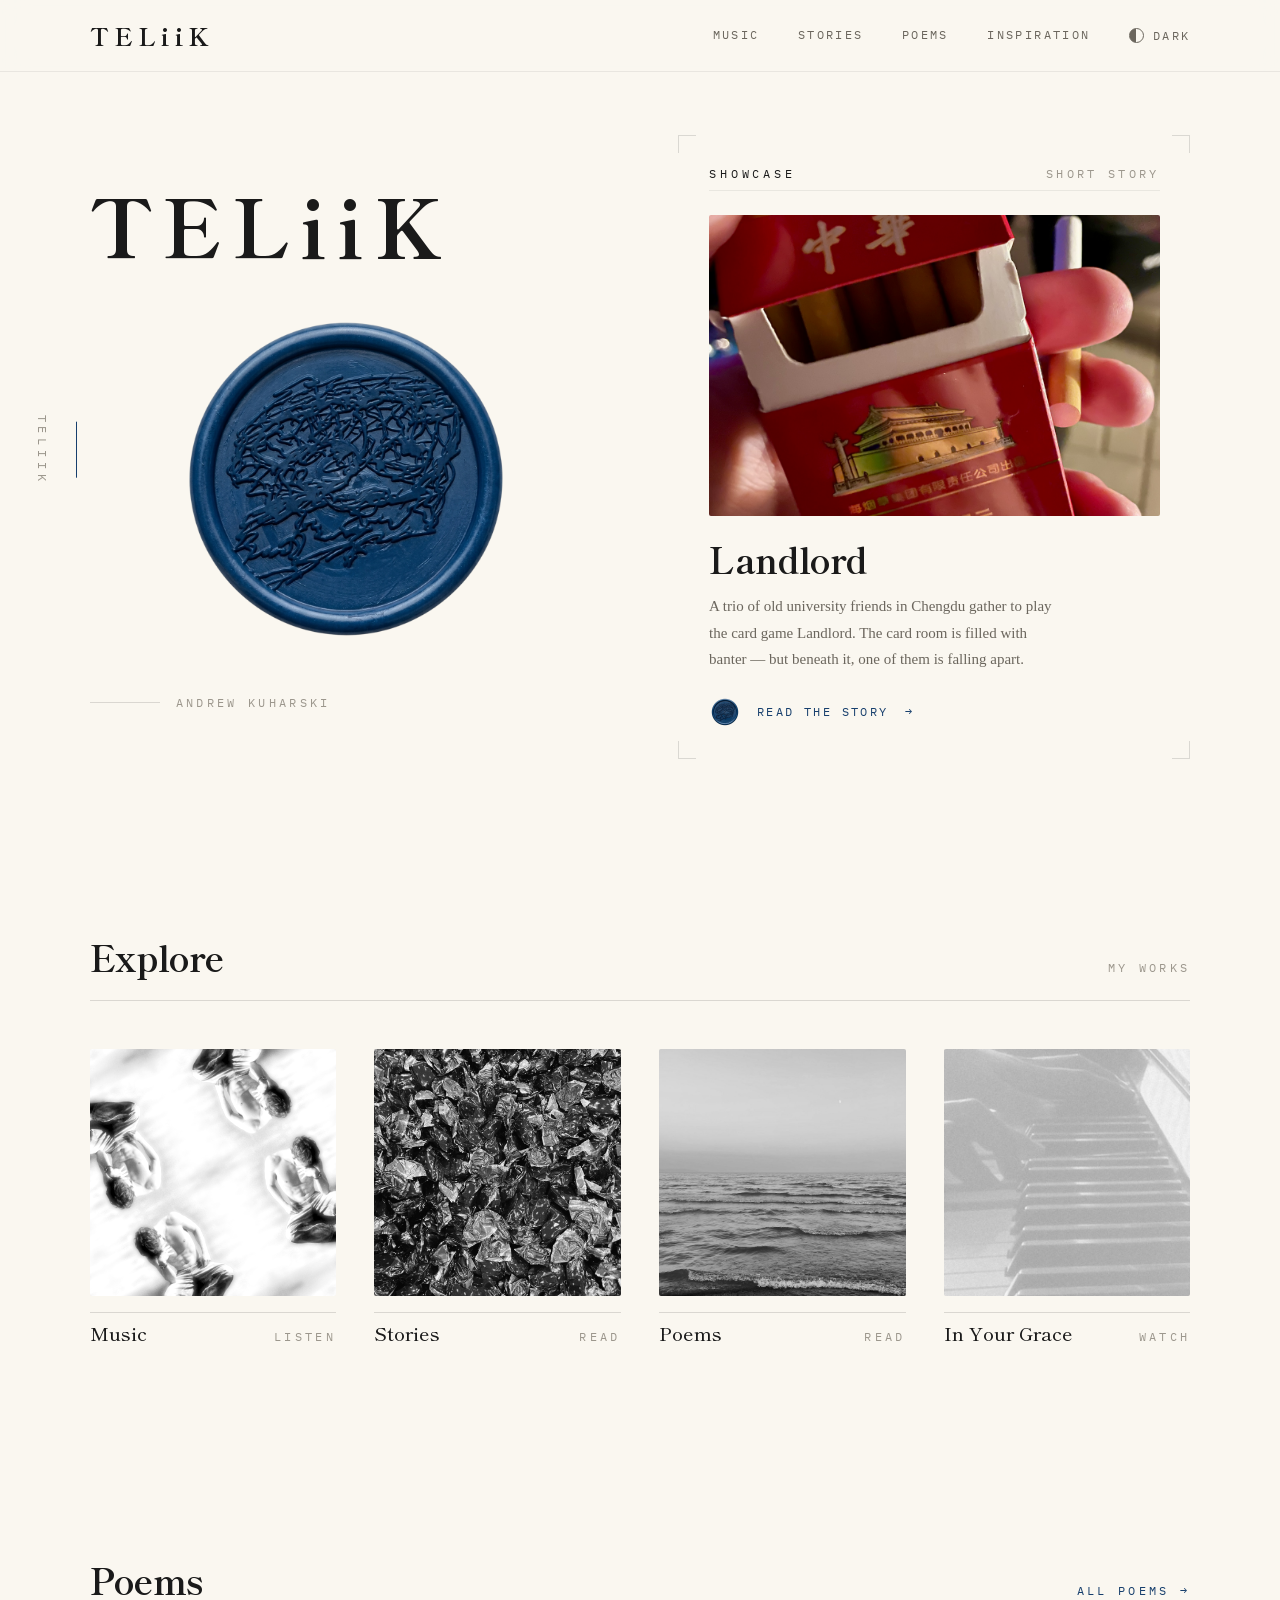
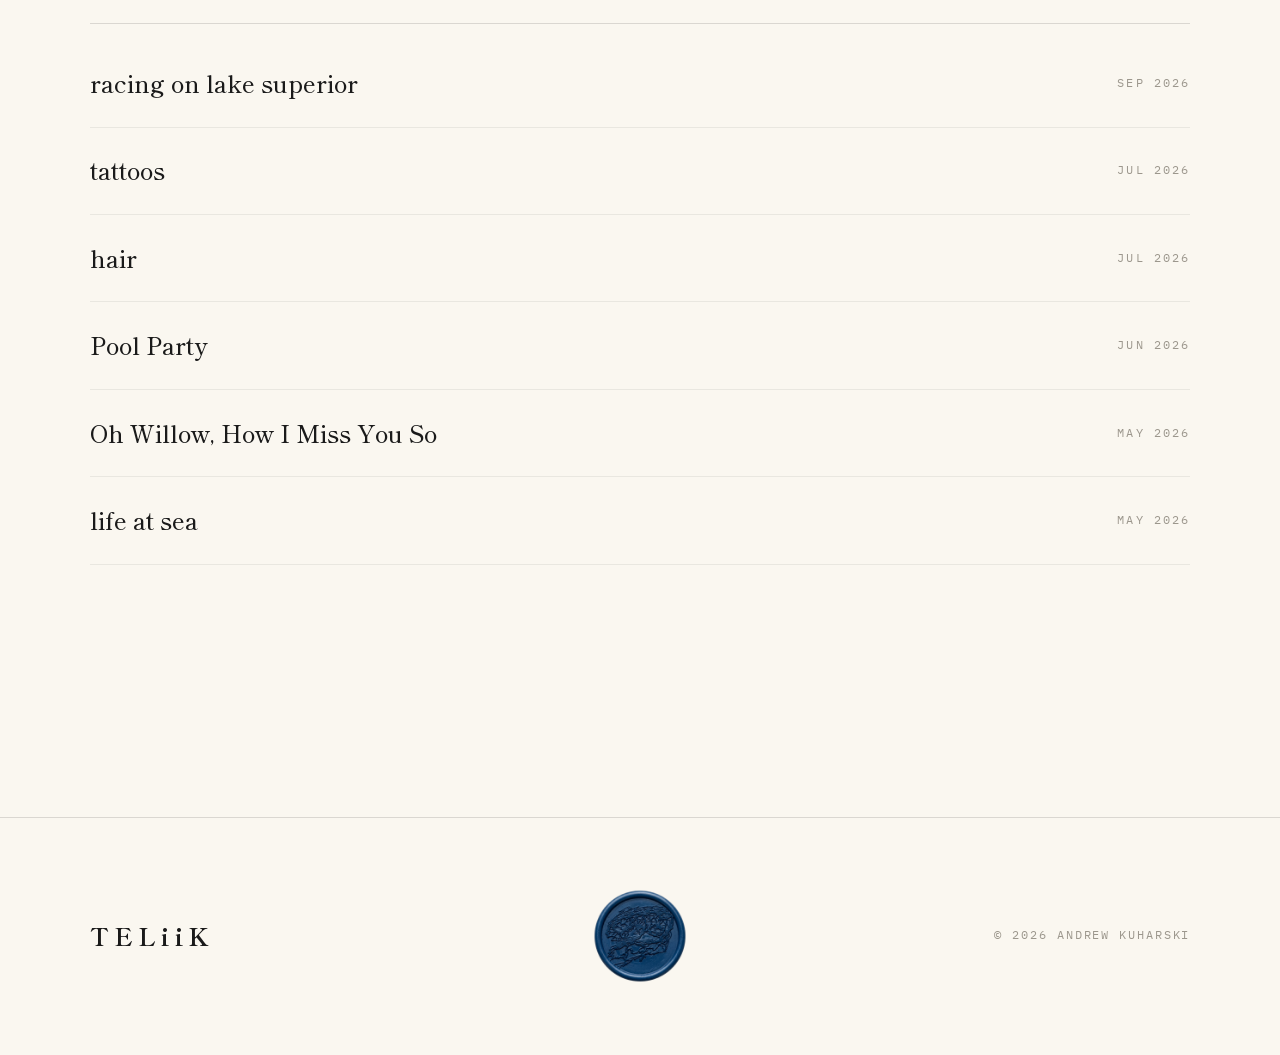
<file: index.html>
<!DOCTYPE html>
<html lang="en">
<head>
  <meta charset="UTF-8">
  <meta name="viewport" content="width=device-width, initial-scale=1.0">
  <title>T E L i i K</title>
  <meta name="description" content="Music, stories and poems by Andrew Kuharski, writing as TELiiK.">

  <link rel="apple-touch-icon" sizes="180x180" href="/images/seal-180.png">
  <link rel="icon" type="image/png" sizes="32x32" href="/images/seal-32.png">
  <link rel="icon" type="image/png" sizes="16x16" href="/images/seal-16.png">
  <link rel="manifest" href="/images/site.webmanifest">
  <link rel="mask-icon" href="/images/safari-pinned-tab.svg" color="#173F6D">
  <link rel="shortcut icon" href="/images/seal-32.png">
  <meta name="theme-color" content="#12141A">

  <script>
    (function () {
      // The system setting decides, on every visit, until the visitor presses
      // the toggle — from then on their stored choice is the only thing read.
      var t = null;
      try { t = localStorage.getItem("teliik-theme"); } catch (e) {}
      if (t !== "light" && t !== "dark") {
        t = window.matchMedia &&
            window.matchMedia("(prefers-color-scheme: dark)").matches ? "dark" : "light";
      }
      document.documentElement.setAttribute("data-theme", t);
      // set here as well, or the phone's browser chrome flashes the wrong
      // colour in the gap before the deferred site.js runs
      var bar = document.querySelector('meta[name="theme-color"]');
      if (bar) bar.setAttribute("content", t === "light" ? "#FAF7F0" : "#12141A");
    })();
  </script>

  <link rel="preconnect" href="https://fonts.googleapis.com">
  <link rel="preconnect" href="https://fonts.gstatic.com" crossorigin>
  <link rel="stylesheet" href="https://fonts.googleapis.com/css2?family=Shippori+Mincho+B1:wght@400;500;700;800&family=IBM+Plex+Mono:wght@400;500&display=swap">
  <link rel="stylesheet" href="styles/base.css">
  <link rel="stylesheet" href="styles/index.css">

  <script src="scripts/site.js" defer></script>

  <!-- analytics -->
  <script defer src="https://cloud.umami.is/script.js" data-website-id="3b380a3f-7fb7-4ba8-a8cc-6acc52d54d00"></script>
</head>

<body>
  <header class="nav">
    <a href="./" class="nav-mark">TELiiK</a>
    <div class="nav-right">
      <nav class="nav-links" id="nav-links" aria-label="Main">
        <a href="./music">Music</a>
        <a href="./stories">Stories</a>
        <a href="./poems">Poems</a>
        <a href="./inspiration">Inspiration</a>
      </nav>
      <button class="theme-toggle" type="button" aria-label="Switch theme">
        <span class="theme-dot" aria-hidden="true"></span>
        <span class="theme-words" aria-hidden="true"><span class="theme-word theme-word--dark">Dark</span><span class="theme-word theme-word--light">Light</span></span>
      </button>
      <button class="nav-burger" type="button" aria-expanded="false" aria-controls="nav-links" aria-label="Menu">
        <i></i><i></i>
      </button>
    </div>
  </header>

  <div class="spine" aria-hidden="true"><span>Teliik</span></div>

  <main>
    <section class="hero wrap">
      <div class="hero-copy">
        <h1 class="hero-name">TELiiK</h1>
        <div class="hero-img" aria-hidden="true"></div>
        <div class="hero-caption">
          <hr class="rule draw">
          <span class="eyebrow">Andrew Kuharski</span>
        </div>
      </div>

      <a class="showcase reveal" href="./stories#landlord">
        <span class="showcase-marks" aria-hidden="true"></span>
        <div class="showcase-head">
          <span class="eyebrow label">Showcase</span>
          <span class="eyebrow">Short story</span>
        </div>
        <div class="showcase-media">
          <img src="./images/landlord.jpg" alt="" loading="lazy">
        </div>
        <h2 class="showcase-title">Landlord</h2>
        <p class="showcase-blurb">
            A trio of old university friends in Chengdu gather
            to play the card game Landlord. The card room is
            filled with banter — but beneath it, one of them 
            is falling apart.
          </p>
        <p class="showcase-cta">
          <span class="seal" aria-hidden="true"></span>
          Read the story
          <span class="arrow" aria-hidden="true">&rarr;</span>
        </p>
      </a>
    </section>

    <section class="section wrap">
      <div class="section-head">
        <h2>Explore</h2>
        <p class="eyebrow">My works</p>
      </div>
      <div class="feature-grid">
        <a class="feature reveal" href="./music">
          <div class="feature-media"><img src="./images/Phototropisme.jpg" alt="" loading="lazy"></div>
          <div class="feature-label">
            <h3>Music</h3>
            <span class="eyebrow">Listen</span>
          </div>
        </a>
        <a class="feature reveal" href="./stories">
          <div class="feature-media"><img src="./images/japanesecandysquare.jpg" alt="" loading="lazy"></div>
          <div class="feature-label">
            <h3>Stories</h3>
            <span class="eyebrow">Read</span>
          </div>
        </a>
        <a class="feature reveal" href="./poems">
          <div class="feature-media"><img src="./images/racingonlakesuperior.jpg" alt="" loading="lazy"></div>
          <div class="feature-label">
            <h3>Poems</h3>
            <span class="eyebrow">Read</span>
          </div>
        </a>
        <a class="feature reveal" href="./music#in-your-grace">
          <div class="feature-media"><img src="./images/inyourgrace.png" alt="" loading="lazy"></div>
          <div class="feature-label">
            <h3>In Your Grace</h3>
            <span class="eyebrow">Watch</span>
          </div>
        </a>
      </div>
    </section>

    <section class="section wrap">
      <div class="section-head">
        <h2>Poems</h2>
        <a class="eyebrow" href="./poems" style="color: var(--link);">All poems &rarr;</a>
      </div>
      <div class="index-list">
        <a class="index-row reveal" href="./poems#racing-on-lake-superior">
          <span class="index-title">racing on lake superior</span>
          <span class="index-meta">Sep 2026</span>
        </a>
        <a class="index-row reveal" href="./poems#tattoos">
          <span class="index-title">tattoos</span>
          <span class="index-meta">Jul 2026</span>
        </a>
        <a class="index-row reveal" href="./poems#hair">
          <span class="index-title">hair</span>
          <span class="index-meta">Jul 2026</span>
        </a>
        <a class="index-row reveal" href="./poems#pool-party">
          <span class="index-title">Pool Party</span>
          <span class="index-meta">Jun 2026</span>
        </a>
        <a class="index-row reveal" href="./poems#oh-willow">
          <span class="index-title">Oh Willow, How I Miss You So</span>
          <span class="index-meta">May 2026</span>
        </a>
        <a class="index-row reveal" href="./poems#life-at-sea">
          <span class="index-title">life at sea</span>
          <span class="index-meta">May 2026</span>
        </a>
      </div>
    </section>
  </main>

  <footer class="footer">
    <button class="footer-mark" type="button" aria-label="Back to top">
      TELiiK
    </button>
    <span class="footer-seal seal" aria-hidden="true"></span>
    <p class="footer-meta">&copy; 2026 Andrew Kuharski</p>
  </footer>
</body>
</html>
</file>
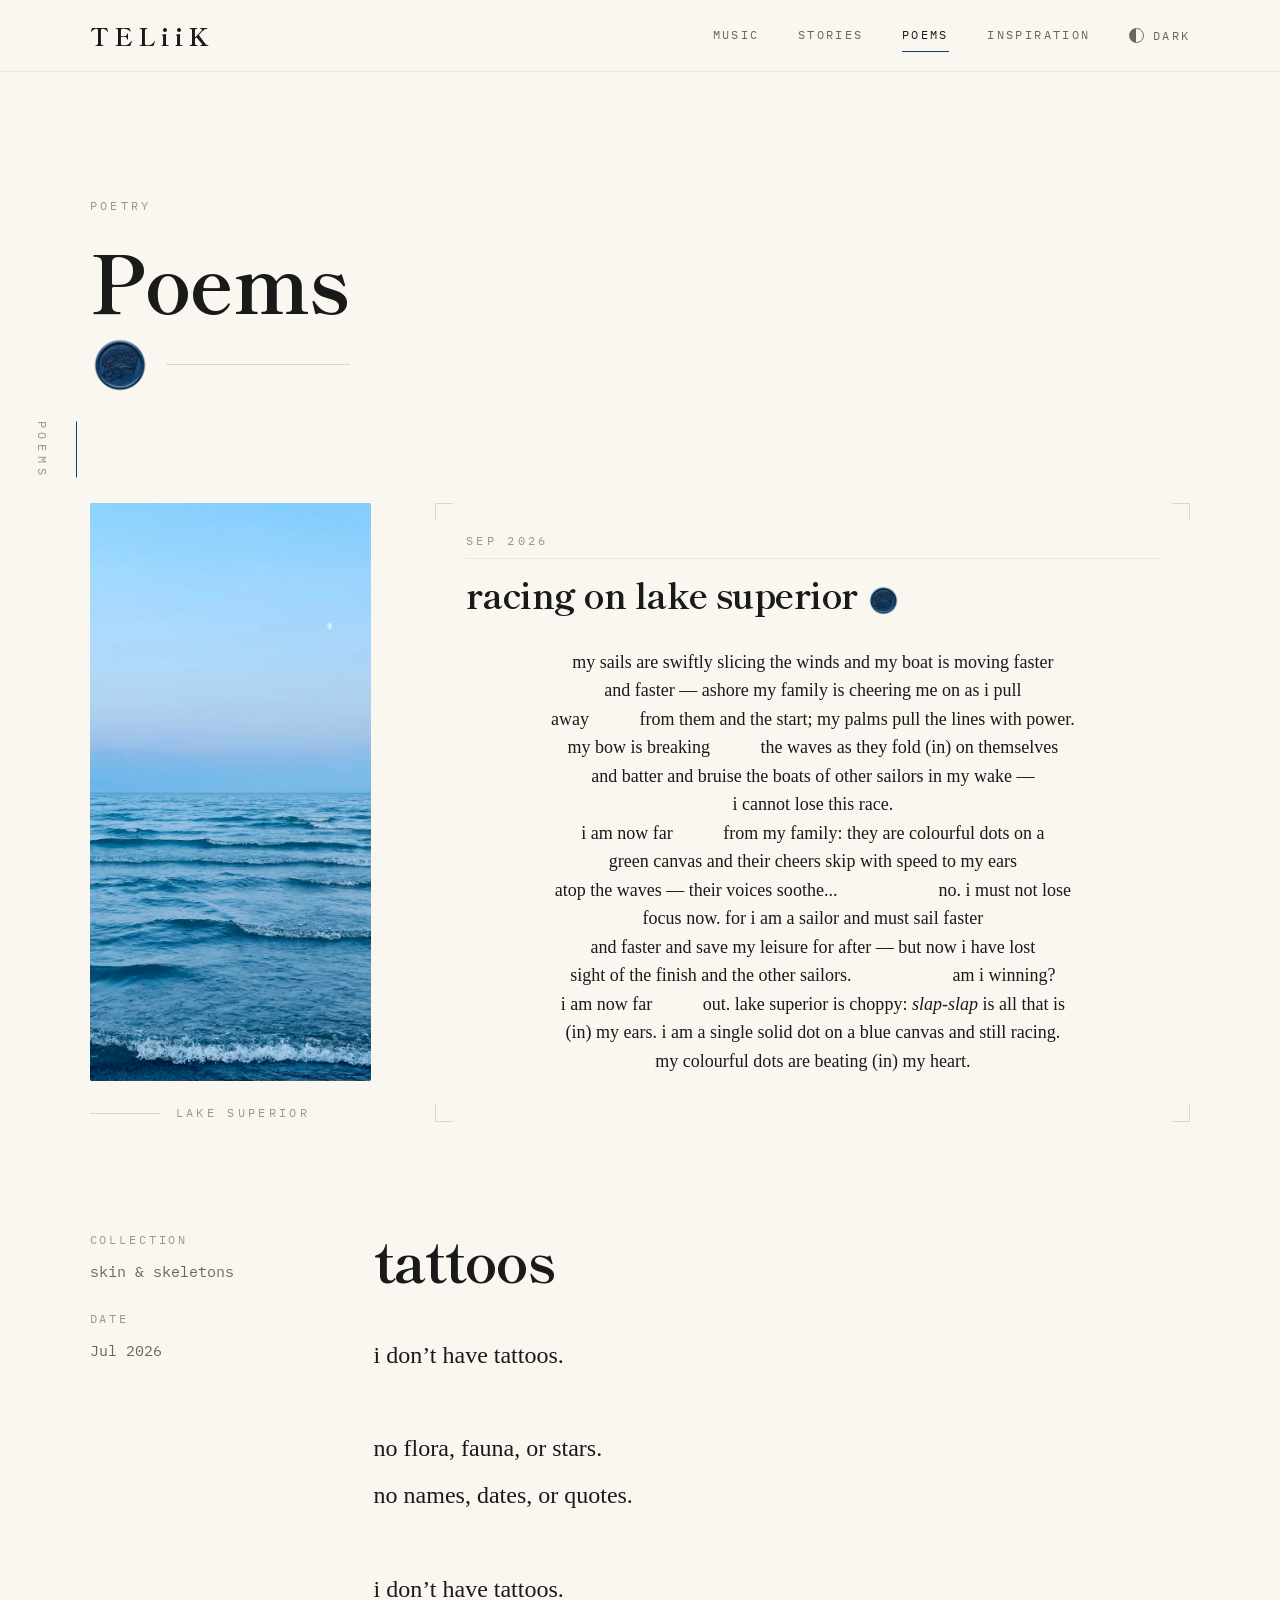
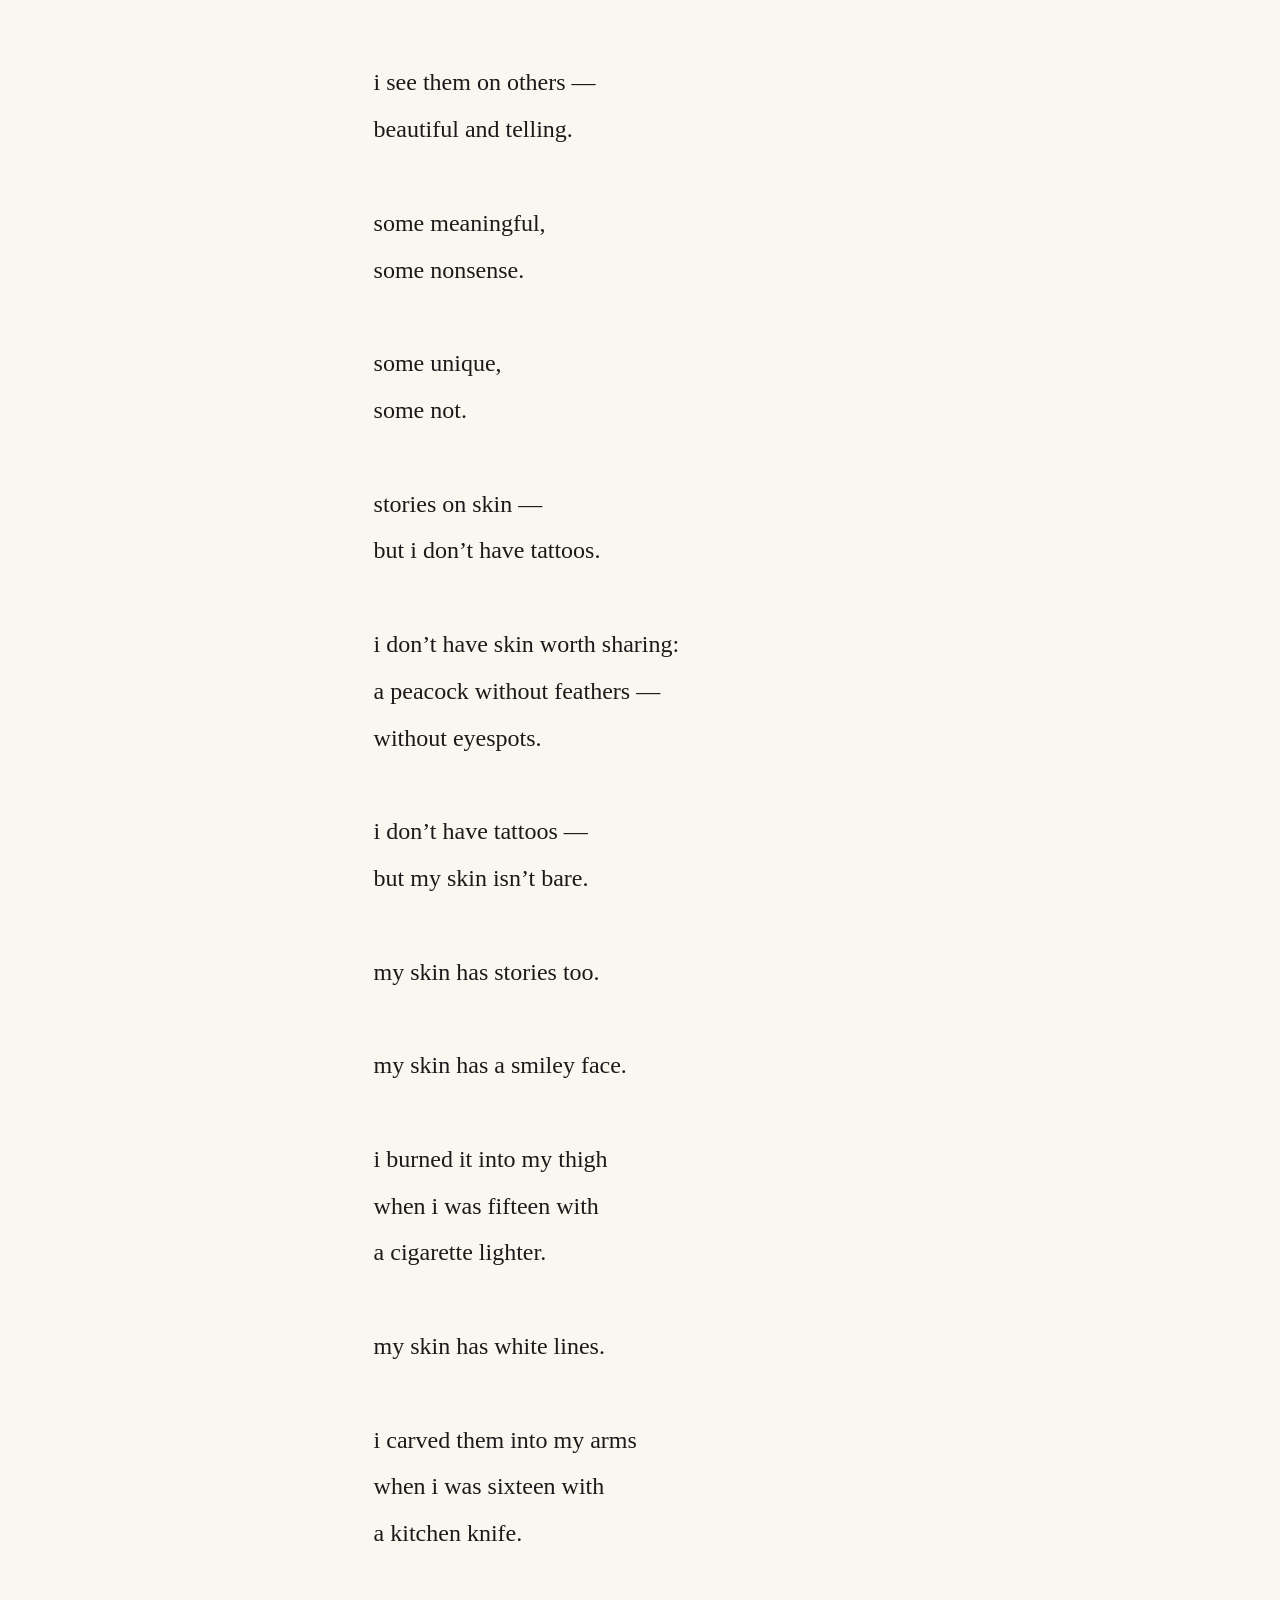
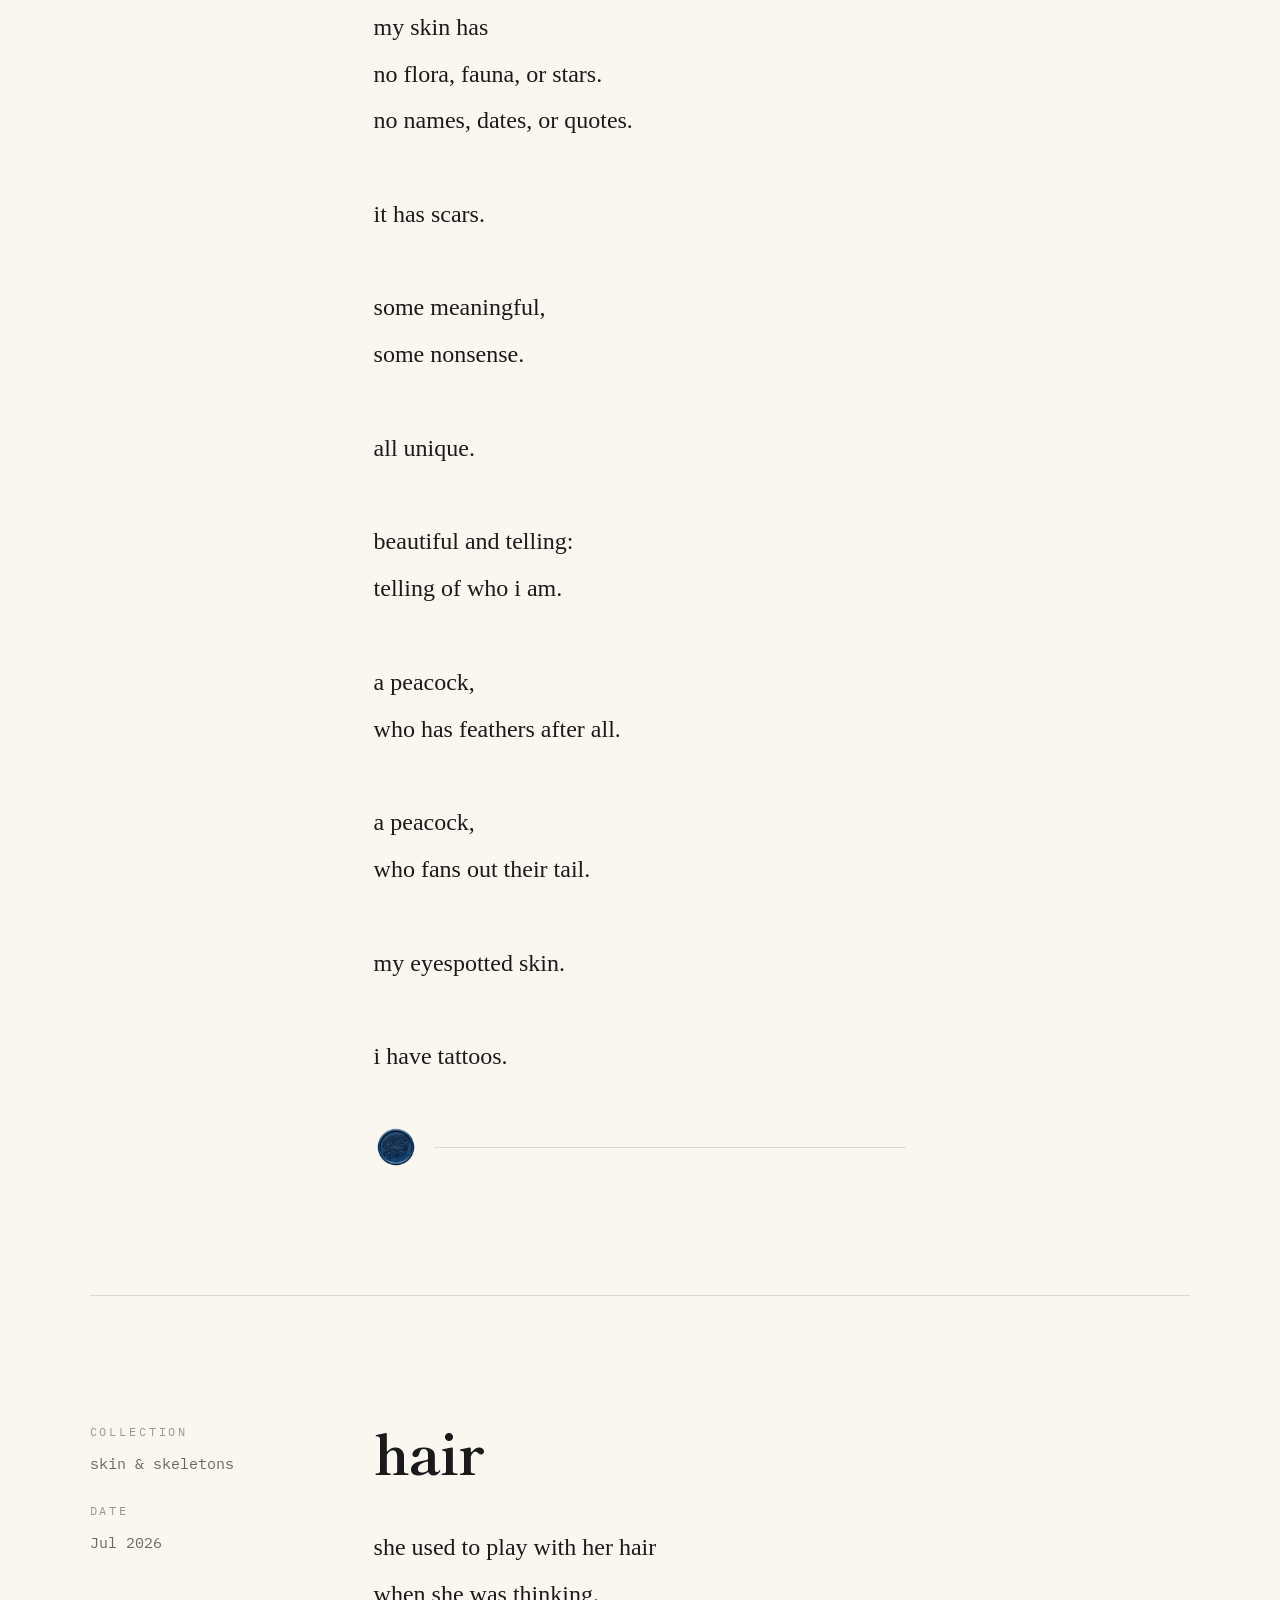
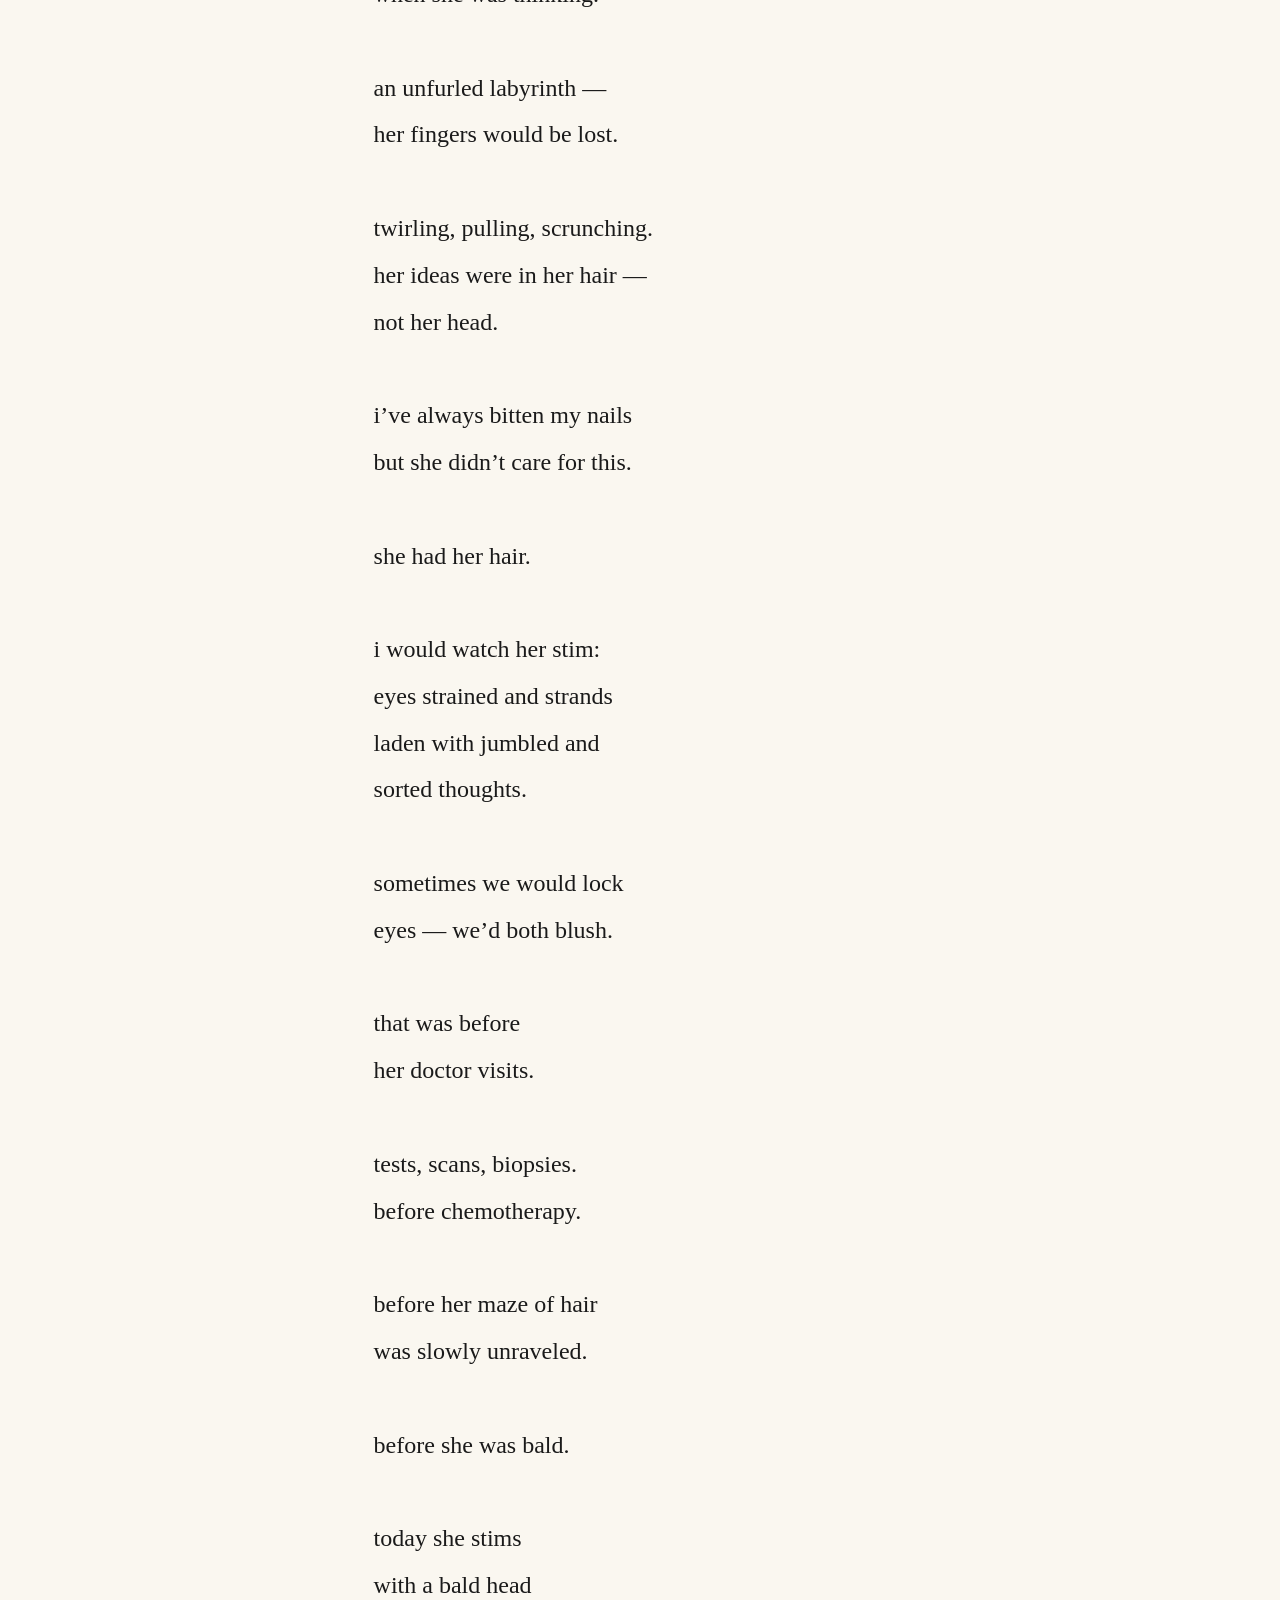
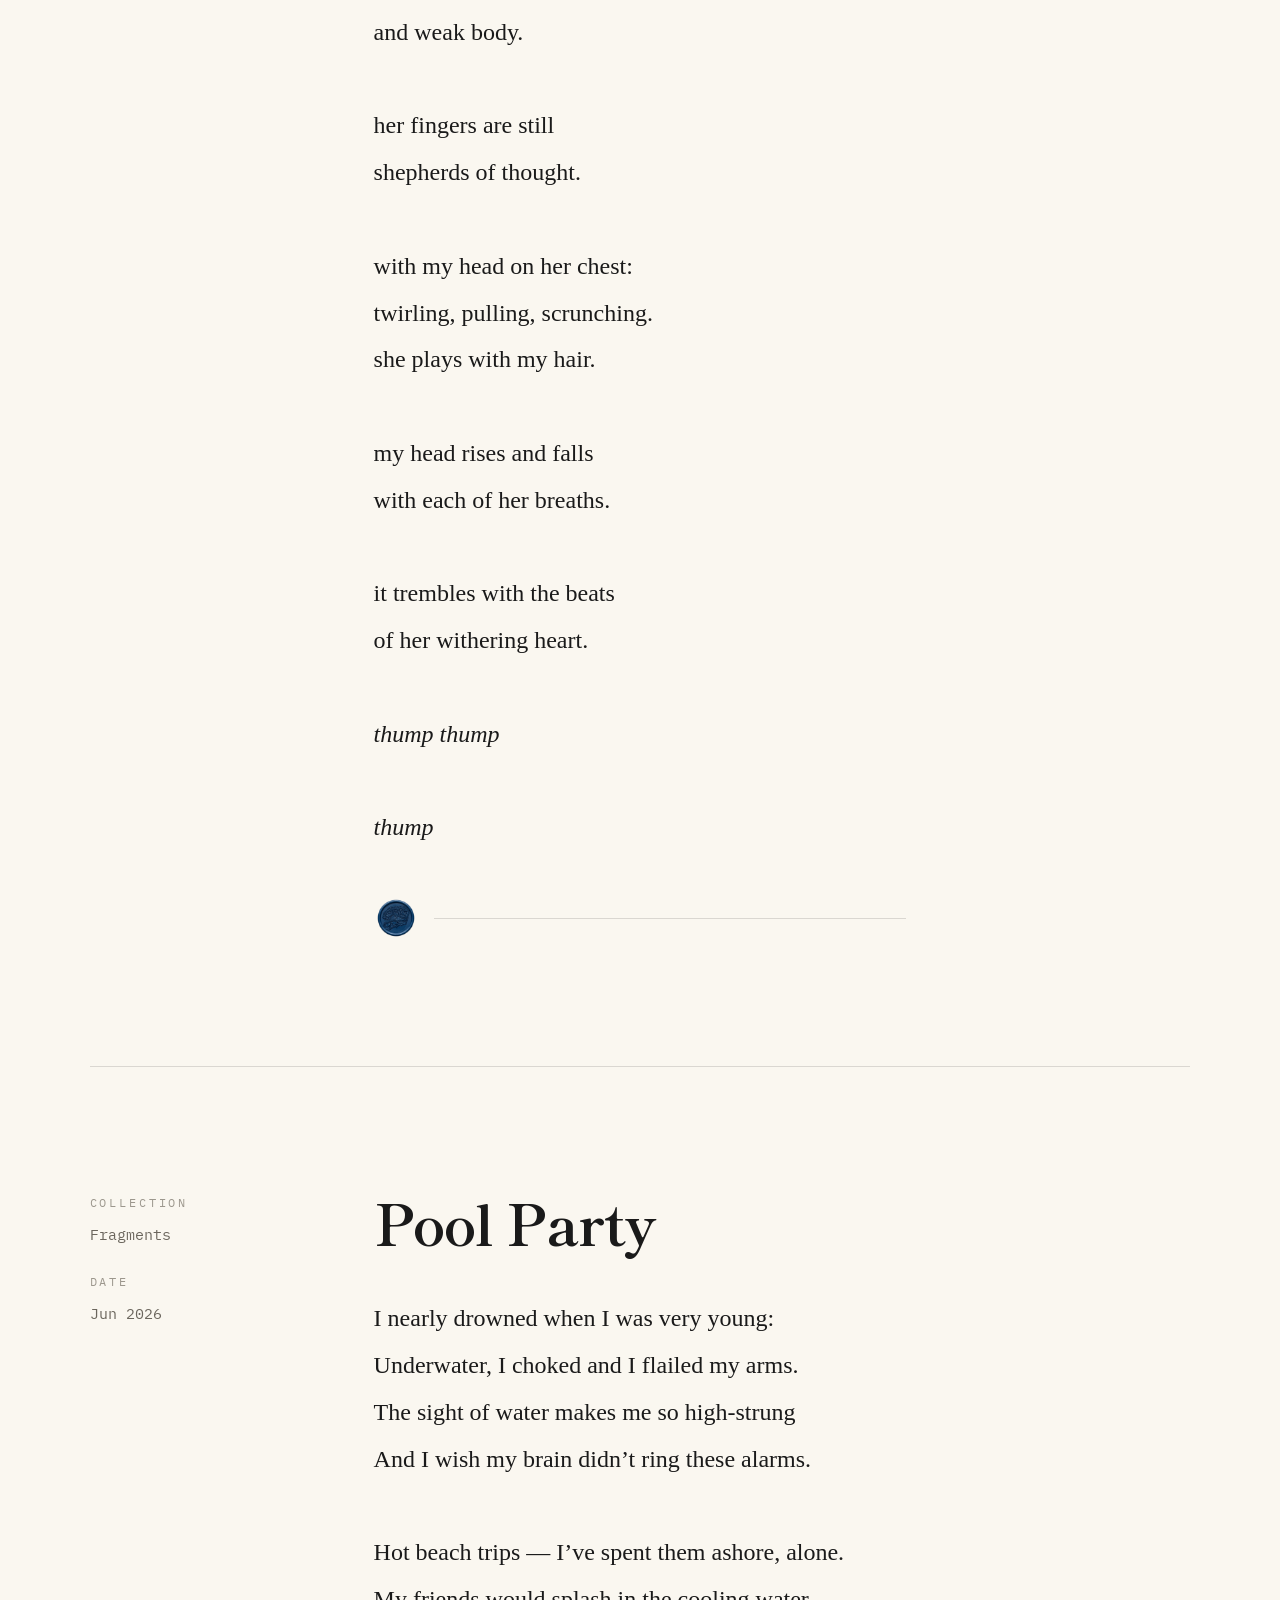
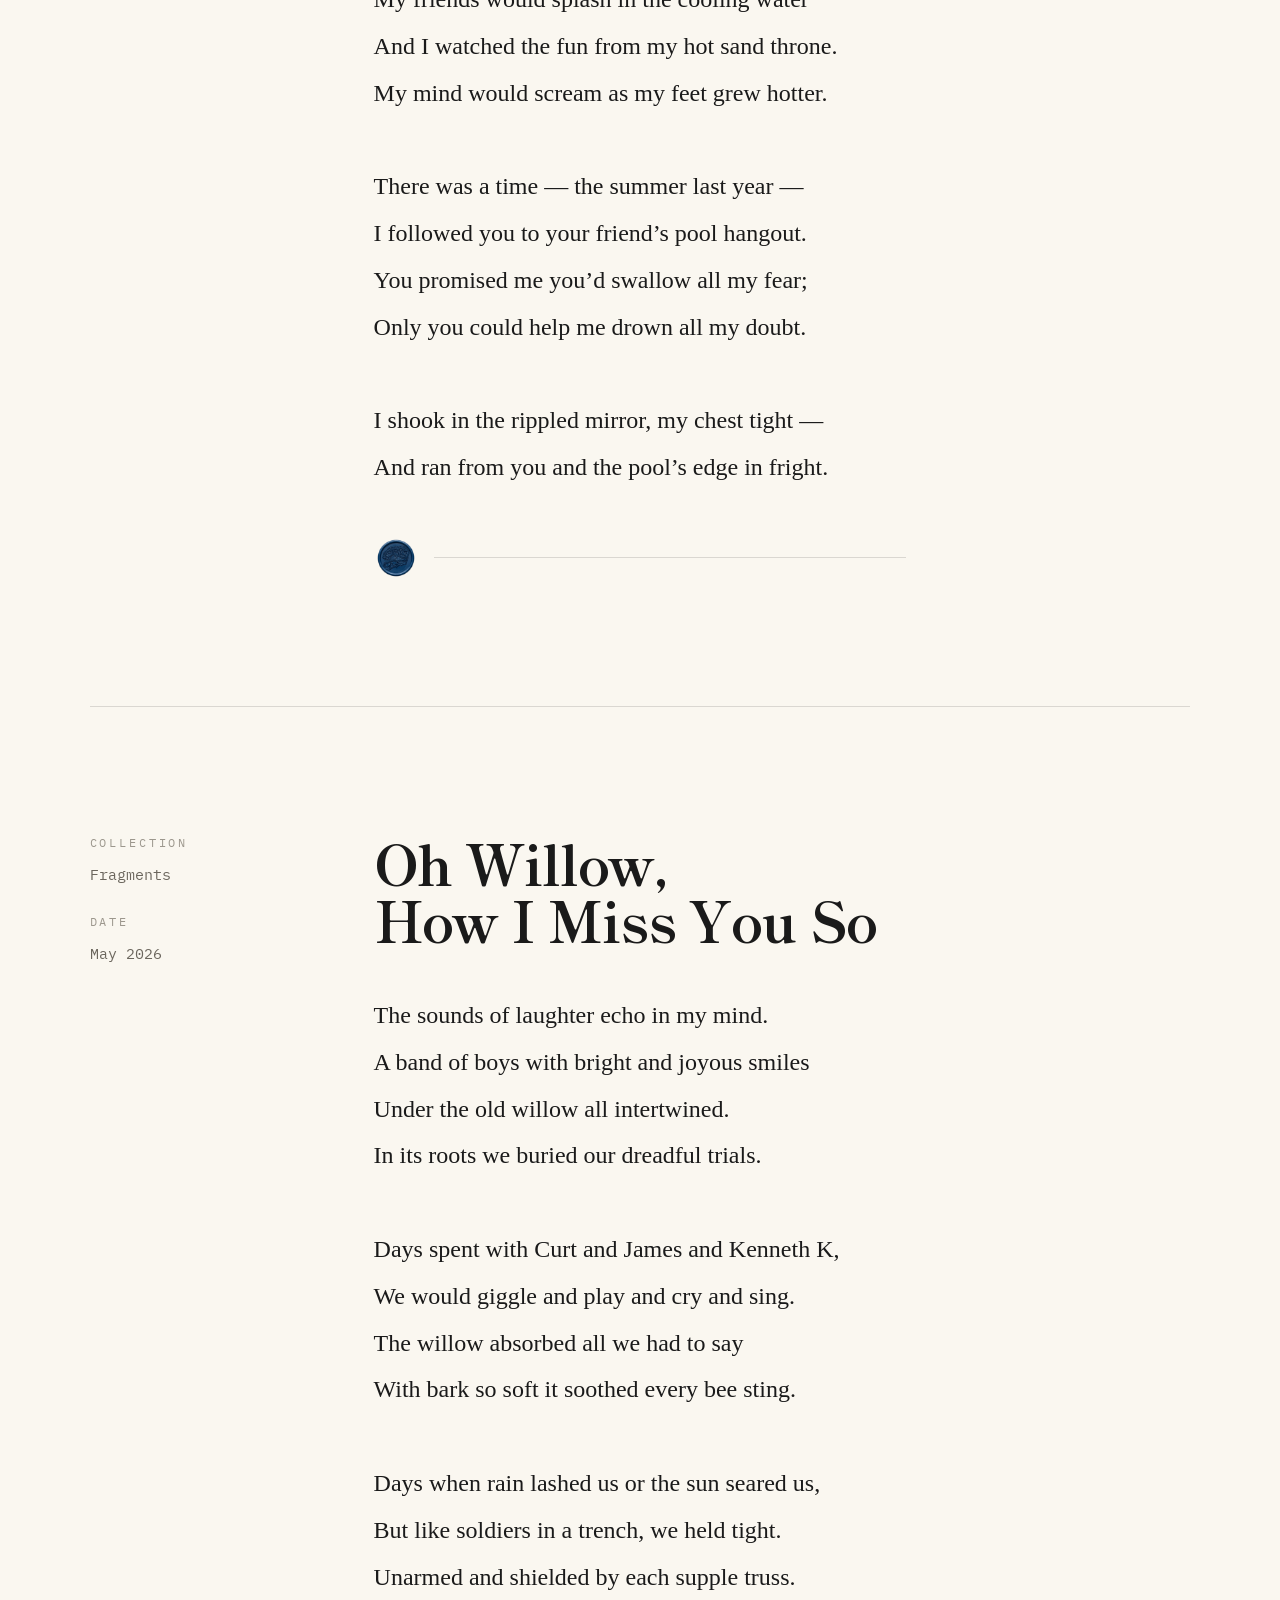
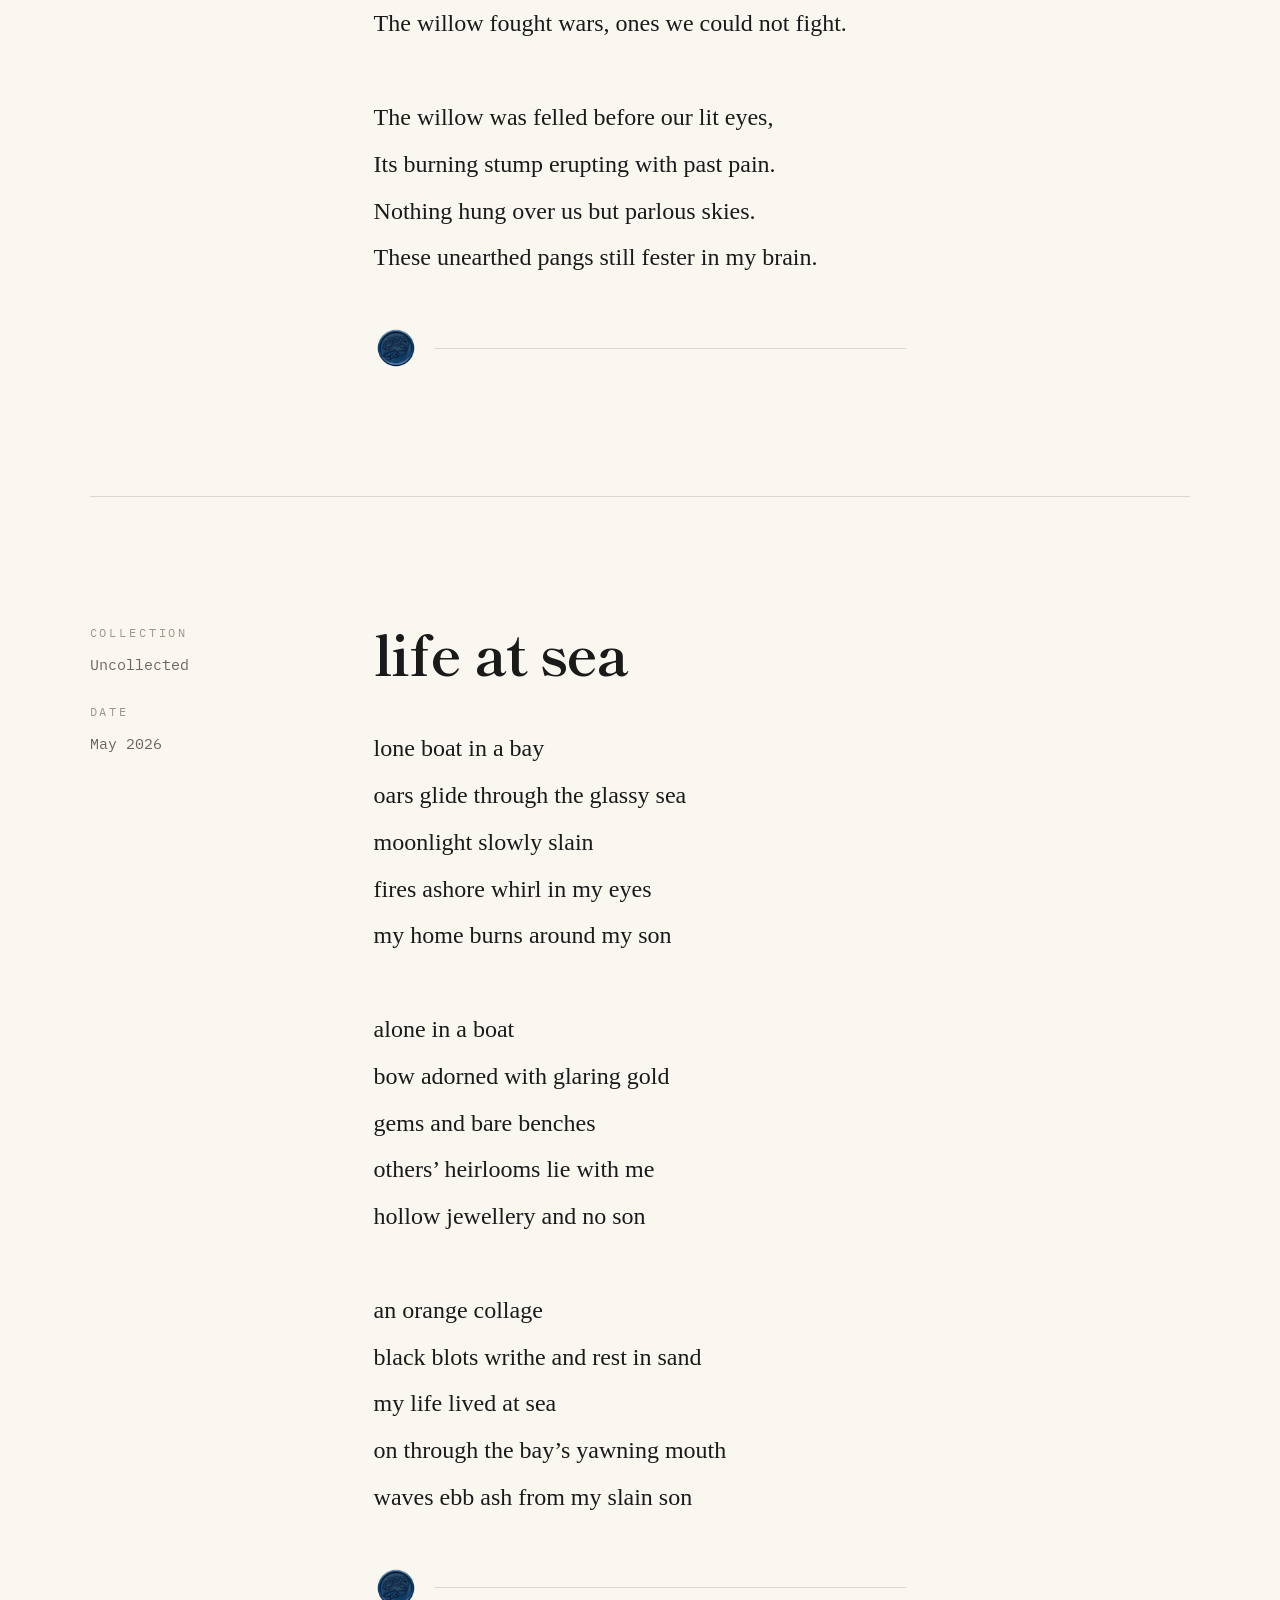
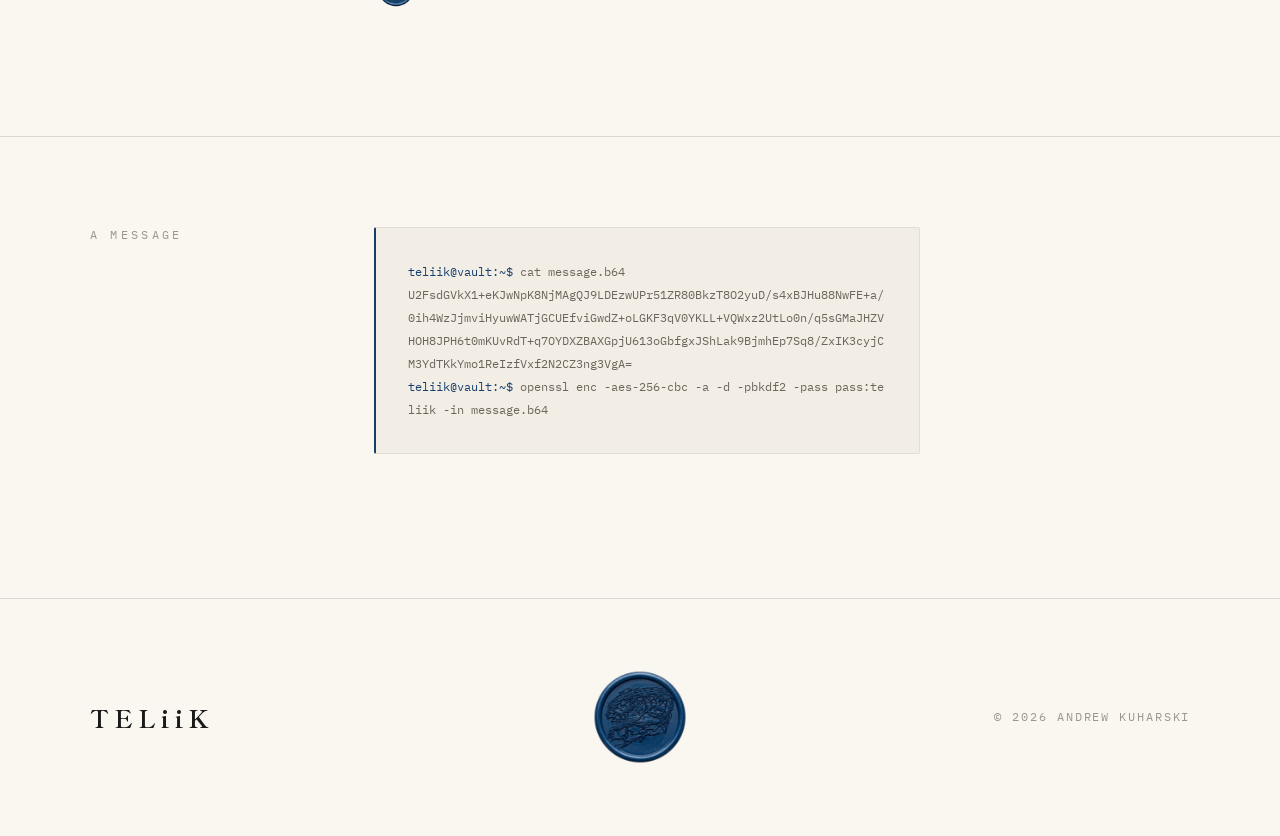
<file: poems.html>
<!DOCTYPE html>
<html lang="en">
<head>
  <meta charset="UTF-8">
  <meta name="viewport" content="width=device-width, initial-scale=1.0">
  <title>Poems</title>
  <meta name="description" content="Poems by Andrew Kuharski, writing as TELiiK.">

  <link rel="apple-touch-icon" sizes="180x180" href="/images/seal-180.png">
  <link rel="icon" type="image/png" sizes="32x32" href="/images/seal-32.png">
  <link rel="icon" type="image/png" sizes="16x16" href="/images/seal-16.png">
  <link rel="manifest" href="/images/site.webmanifest">
  <link rel="mask-icon" href="/images/safari-pinned-tab.svg" color="#173F6D">
  <link rel="shortcut icon" href="/images/seal-32.png">
  <meta name="theme-color" content="#12141A">

  <script>
    (function () {
      // The system setting decides, on every visit, until the visitor presses
      // the toggle — from then on their stored choice is the only thing read.
      var t = null;
      try { t = localStorage.getItem("teliik-theme"); } catch (e) {}
      if (t !== "light" && t !== "dark") {
        t = window.matchMedia &&
            window.matchMedia("(prefers-color-scheme: dark)").matches ? "dark" : "light";
      }
      document.documentElement.setAttribute("data-theme", t);
      // set here as well, or the phone's browser chrome flashes the wrong
      // colour in the gap before the deferred site.js runs
      var bar = document.querySelector('meta[name="theme-color"]');
      if (bar) bar.setAttribute("content", t === "light" ? "#FAF7F0" : "#12141A");
    })();
  </script>

  <link rel="preconnect" href="https://fonts.googleapis.com">
  <link rel="preconnect" href="https://fonts.gstatic.com" crossorigin>
  <link rel="stylesheet" href="https://fonts.googleapis.com/css2?family=Shippori+Mincho+B1:wght@400;500;700;800&family=IBM+Plex+Mono:wght@400;500&display=swap">
  <link rel="stylesheet" href="styles/base.css">
  <link rel="stylesheet" href="styles/poems.css">

  <script src="scripts/site.js" defer></script>

  <!-- analytics -->
  <script defer src="https://cloud.umami.is/script.js" data-website-id="3b380a3f-7fb7-4ba8-a8cc-6acc52d54d00"></script>
</head>

<body>
  <header class="nav">
    <a href="./" class="nav-mark">TELiiK</a>
    <div class="nav-right">
      <nav class="nav-links" id="nav-links" aria-label="Main">
        <a href="./music">Music</a>
        <a href="./stories">Stories</a>
        <a href="./poems" aria-current="page">Poems</a>
        <a href="./inspiration">Inspiration</a>
      </nav>
      <button class="theme-toggle" type="button" aria-label="Switch theme">
        <span class="theme-dot" aria-hidden="true"></span>
        <span class="theme-words" aria-hidden="true"><span class="theme-word theme-word--dark">Dark</span><span class="theme-word theme-word--light">Light</span></span>
      </button>
      <button class="nav-burger" type="button" aria-expanded="false" aria-controls="nav-links" aria-label="Menu">
        <i></i><i></i>
      </button>
    </div>
  </header>

  <div class="spine" aria-hidden="true"><span>Poems</span></div>

  <main>
    <section class="masthead wrap">
      <p class="eyebrow">Poetry</p>
      <div class="masthead-title">
        <h1>Poems</h1>
        <p class="masthead-end"><span class="seal seal--lg" aria-hidden="true"></span></p>
      </div>
    </section>

    <section class="feature wrap" aria-label="racing on lake superior">
      <div class="feature-art reveal">
        <img src="./images/racingonlakesuperior.jpg" alt="Lake Superior at dusk — rows of chop running to the horizon under a half moon." width="1400" height="1400">
        <div class="feature-caption">
          <hr class="rule draw">
          <span class="eyebrow">Lake Superior</span>
        </div>
      </div>

      <div class="showcase reveal" id="racing-on-lake-superior">
        <span class="showcase-marks" aria-hidden="true"></span>
        <div class="showcase-head">
          <span class="eyebrow">Sep 2026</span>
        </div>

        <h2 class="showcase-title">racing on lake <span class="title-end">superior<span class="seal" aria-hidden="true"></span></span></h2>

        <div class="shape-frame">
          <div class="shape-scroll">
            <p class="shape">my sails are swiftly slicing the winds and my boat is moving faster<br>
              and faster — ashore my family is cheering me on as i pull<br>
              away<span class="tab"> </span>from them and the start; my palms pull the lines with power.<br>
              my bow is breaking<span class="tab"> </span>the waves as they fold (in) on themselves<br>
              and batter and bruise the boats of other sailors in my wake —<br>
              i cannot lose this race.<br>
              i am now far<span class="tab"> </span>from my family: they are colourful dots on a<br>
              green canvas and their cheers skip with speed to my ears<br>
              atop the waves — their voices soothe...<span class="tab tab--wide"> </span>no. i must not lose<br>
              focus now. for i am a sailor and must sail faster<br>
              and faster and save my leisure for after — but now i have lost<br>
              sight of the finish and the other sailors.<span class="tab tab--wide"> </span>am i winning?<br>
              i am now far<span class="tab"> </span>out. lake superior is choppy: <i>slap-slap</i> is all that is<br>
              (in) my ears. i am a single solid dot on a blue canvas and still racing.<br>
              my colourful dots are beating (in) my heart.</p>
          </div>
        </div>
      </div>
    </section>

    <section class="verse wrap">
      <article class="poem reveal" id="tattoos">
        <dl class="poem-rail">
          <dt>Collection</dt>
          <dd>skin &amp; skeletons</dd>
          <dt>Date</dt>
          <dd>Jul 2026</dd>
        </dl>
        <div class="poem-body">
          <h2 class="poem-title">tattoos</h2>

          <p class="stanza">
            i don’t have tattoos.
          </p>
          <p class="stanza">
            no flora, fauna, or stars.<br>
            no names, dates, or quotes.
          </p>
          <p class="stanza">
            i don’t have tattoos.
          </p>
          <p class="stanza">
            i see them on others —<br>
            beautiful and telling.
          </p>
          <p class="stanza">
            some meaningful,<br>
            some nonsense.
          </p>
          <p class="stanza">
            some unique,<br>
            some not.
          </p>
          <p class="stanza">
            stories on skin —<br>
            but i don’t have tattoos.
          </p>
          <p class="stanza">
            i don’t have skin worth sharing:<br>
            a peacock without feathers —<br>
            without eyespots.
          </p>
          <p class="stanza">
            i don’t have tattoos —<br>
            but my skin isn’t bare.
          </p>
          <p class="stanza">
            my skin has stories too.
          </p>
          <p class="stanza">
            my skin has a smiley face.
          </p>
          <p class="stanza">
            i burned it into my thigh<br>
            when i was fifteen with<br>
            a cigarette lighter.
          </p>
          <p class="stanza">
            my skin has white lines.
          </p>
          <p class="stanza">
            i carved them into my arms<br>
            when i was sixteen with<br>
            a kitchen knife.
          </p>
          <p class="stanza">
            my skin has<br>
            no flora, fauna, or stars.<br>
            no names, dates, or quotes.
          </p>
          <p class="stanza">
            it has scars.
          </p>
          <p class="stanza">
            some meaningful,<br>
            some nonsense.
          </p>
          <p class="stanza">
            all unique.
          </p>
          <p class="stanza">
            beautiful and telling:<br>
            telling of who i am.
          </p>
          <p class="stanza">
            a peacock,<br>
            who has feathers after all.
          </p>
          <p class="stanza">
            a peacock,<br>
            who fans out their tail.
          </p>
          <p class="stanza">
            my eyespotted skin.
          </p>
          <p class="stanza">
            i have tattoos.
          </p>

          <p class="poem-end"><span class="seal" aria-hidden="true"></span></p>
        </div>
      </article>

      <article class="poem reveal" id="hair">
        <dl class="poem-rail">
          <dt>Collection</dt>
          <dd>skin &amp; skeletons</dd>
          <dt>Date</dt>
          <dd>Jul 2026</dd>
        </dl>
        <div class="poem-body">
          <h2 class="poem-title">hair</h2>

          <p class="stanza">
            she used to play with her hair<br>
            when she was thinking.
          </p>
          <p class="stanza">
            an unfurled labyrinth —<br>
            her fingers would be lost.
          </p>
          <p class="stanza">
            twirling, pulling, scrunching.<br>
            her ideas were in her hair —<br>
            not her head.
          </p>
          <p class="stanza">
            i’ve always bitten my nails<br>
            but she didn’t care for this.
          </p>
          <p class="stanza">
            she had her hair.
          </p>
          <p class="stanza">
            i would watch her stim:<br>
            eyes strained and strands<br>
            laden with jumbled and<br>
            sorted thoughts.
          </p>
          <p class="stanza">
            sometimes we would lock<br>
            eyes — we’d both blush.
          </p>
          <p class="stanza">
            that was before<br>
            her doctor visits.
          </p>
          <p class="stanza">
            tests, scans, biopsies.<br>
            before chemotherapy.
          </p>
          <p class="stanza">
            before her maze of hair<br>
            was slowly unraveled.
          </p>
          <p class="stanza">
            before she was bald.
          </p>
          <p class="stanza">
            today she stims<br>
            with a bald head<br>
            and weak body.
          </p>
          <p class="stanza">
            her fingers are still<br>
            shepherds of thought.
          </p>
          <p class="stanza">
            with my head on her chest:<br>
            twirling, pulling, scrunching.<br>
            she plays with my hair.
          </p>
          <p class="stanza">
            my head rises and falls<br>
            with each of her breaths.
          </p>
          <p class="stanza">
            it trembles with the beats<br>
            of her withering heart.
          </p>
          <p class="stanza">
            <i>thump thump</i>
          </p>
          <p class="stanza">
            <i>thump</i>
          </p>

          <p class="poem-end"><span class="seal" aria-hidden="true"></span></p>
        </div>
      </article>

      <article class="poem reveal" id="pool-party">
        <dl class="poem-rail">
          <dt>Collection</dt>
          <dd>Fragments</dd>
          <dt>Date</dt>
          <dd>Jun 2026</dd>
        </dl>
        <div class="poem-body">
          <h2 class="poem-title">Pool Party</h2>

          <p class="stanza">
            I nearly drowned when I was very young:<br>
            Underwater, I choked and I flailed my arms.<br>
            The sight of water makes me so high-strung<br>
            And I wish my brain didn’t ring these alarms.
          </p>
          <p class="stanza">
            Hot beach trips — I’ve spent them ashore, alone.<br>
            My friends would splash in the cooling water<br>
            And I watched the fun from my hot sand throne.<br>
            My mind would scream as my feet grew hotter.
          </p>
          <p class="stanza">
            There was a time — the summer last year —<br>
            I followed you to your friend’s pool hangout.<br>
            You promised me you’d swallow all my fear;<br>
            Only you could help me drown all my doubt.
          </p>
          <p class="stanza">
            I shook in the rippled mirror, my chest tight —<br>
            And ran from you and the pool’s edge in fright.
          </p>

          <p class="poem-end"><span class="seal" aria-hidden="true"></span></p>
        </div>
      </article>
      <article class="poem reveal" id="oh-willow">
        <dl class="poem-rail">
          <dt>Collection</dt>
          <dd>Fragments</dd>
          <dt>Date</dt>
          <dd>May 2026</dd>
        </dl>
        <div class="poem-body">
          <h2 class="poem-title">Oh Willow,<br>How I Miss You So</h2>

          <p class="stanza">
            The sounds of laughter echo in my mind.<br>
            A band of boys with bright and joyous smiles<br>
            Under the old willow all intertwined.<br>
            In its roots we buried our dreadful trials.
          </p>
          <p class="stanza">
            Days spent with Curt and James and Kenneth K,<br>
            We would giggle and play and cry and sing.<br>
            The willow absorbed all we had to say<br>
            With bark so soft it soothed every bee sting.
          </p>
          <p class="stanza">
            Days when rain lashed us or the sun seared us,<br>
            But like soldiers in a trench, we held tight.<br>
            Unarmed and shielded by each supple truss.<br>
            The willow fought wars, ones we could not fight.
          </p>
          <p class="stanza">
            The willow was felled before our lit eyes,<br>
            Its burning stump erupting with past pain.<br>
            Nothing hung over us but parlous skies.<br>
            These unearthed pangs still fester in my brain.
          </p>

          <p class="poem-end"><span class="seal" aria-hidden="true"></span></p>
        </div>
      </article>

      <article class="poem reveal" id="life-at-sea">
        <dl class="poem-rail">
          <dt>Collection</dt>
          <dd>Uncollected</dd>
          <dt>Date</dt>
          <dd>May 2026</dd>
        </dl>
        <div class="poem-body">
          <h2 class="poem-title">life at sea</h2>

          <p class="stanza">
            lone boat in a bay<br>
            oars glide through the glassy sea<br>
            moonlight slowly slain<br>
            fires ashore whirl in my eyes<br>
            my home burns around my son
          </p>
          <p class="stanza">
            alone in a boat<br>
            bow adorned with glaring gold<br>
            gems and bare benches<br>
            others&rsquo; heirlooms lie with me<br>
            hollow jewellery and no son
          </p>
          <p class="stanza">
            an orange collage<br>
            black blots writhe and rest in sand<br>
            my life lived at sea<br>
            on through the bay&rsquo;s yawning mouth<br>
            waves ebb ash from my slain son
          </p>

          <p class="poem-end"><span class="seal" aria-hidden="true"></span></p>
        </div>
      </article>
    </section>


    <section class="colophon wrap">
      <div>
        <p class="eyebrow">A message</p>
      </div>
      <div>
<pre class="cipher"><span class="prompt">teliik@vault:~$</span> cat message.b64
U2FsdGVkX1+eKJwNpK8NjMAgQJ9LDEzwUPr51ZR80BkzT8O2yuD/s4xBJHu88NwFE+a/0ih4WzJjmviHyuwWATjGCUEfviGwdZ+oLGKF3qV0YKLL+VQWxz2UtLo0n/q5sGMaJHZVHOH8JPH6t0mKUvRdT+q7OYDXZBAXGpjU613oGbfgxJShLak9BjmhEp7Sq8/ZxIK3cyjCM3YdTKkYmo1ReIzfVxf2N2CZ3ng3VgA=
<span class="prompt">teliik@vault:~$</span> openssl enc -aes-256-cbc -a -d -pbkdf2 -pass pass:teliik -in message.b64</pre>
      </div>
    </section>
  </main>

  <footer class="footer">
    <button class="footer-mark" type="button" aria-label="Back to top">
      TELiiK
    </button>
    <span class="footer-seal seal" aria-hidden="true"></span>
    <p class="footer-meta">&copy; 2026 Andrew Kuharski</p>
  </footer>
</body>
</html>
</file>
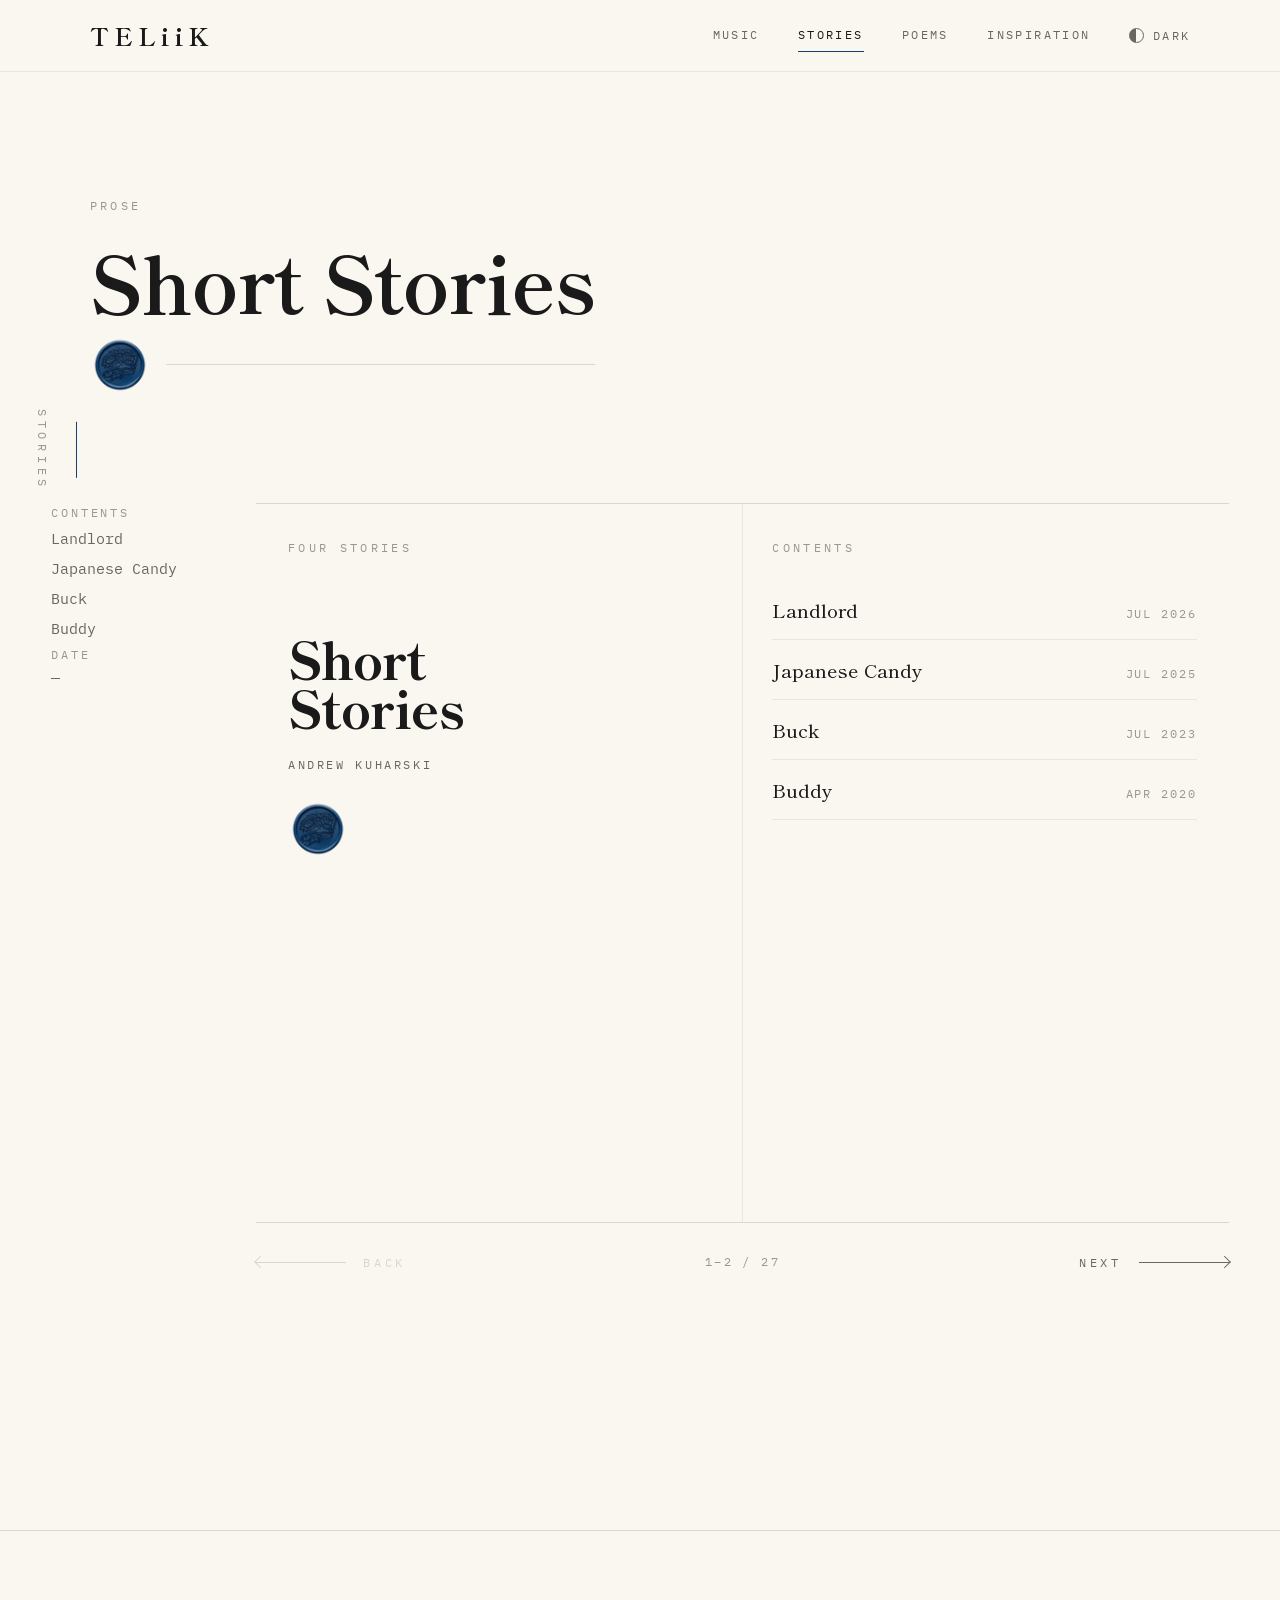
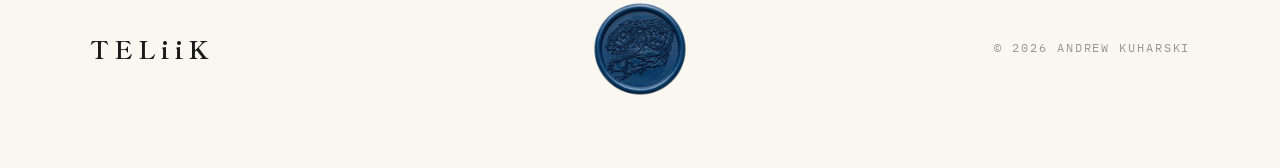
<file: stories.html>
<!DOCTYPE html>
<html lang="en">
<head>
  <meta charset="UTF-8">
  <meta name="viewport" content="width=device-width, initial-scale=1.0">
  <title>Stories</title>
  <meta name="description" content="Stories by Andrew Kuharski, writing as TELiiK.">

  <link rel="apple-touch-icon" sizes="180x180" href="/images/seal-180.png">
  <link rel="icon" type="image/png" sizes="32x32" href="/images/seal-32.png">
  <link rel="icon" type="image/png" sizes="16x16" href="/images/seal-16.png">
  <link rel="manifest" href="/images/site.webmanifest">
  <link rel="mask-icon" href="/images/safari-pinned-tab.svg" color="#173F6D">
  <link rel="shortcut icon" href="/images/seal-32.png">
  <meta name="theme-color" content="#12141A">

  <script>
    (function () {
      // The system setting decides, on every visit, until the visitor presses
      // the toggle — from then on their stored choice is the only thing read.
      var t = null;
      try { t = localStorage.getItem("teliik-theme"); } catch (e) {}
      if (t !== "light" && t !== "dark") {
        t = window.matchMedia &&
            window.matchMedia("(prefers-color-scheme: dark)").matches ? "dark" : "light";
      }
      document.documentElement.setAttribute("data-theme", t);
      // set here as well, or the phone's browser chrome flashes the wrong
      // colour in the gap before the deferred site.js runs
      var bar = document.querySelector('meta[name="theme-color"]');
      if (bar) bar.setAttribute("content", t === "light" ? "#FAF7F0" : "#12141A");
    })();
  </script>

  <link rel="preconnect" href="https://fonts.googleapis.com">
  <link rel="preconnect" href="https://fonts.gstatic.com" crossorigin>
  <link rel="stylesheet" href="https://fonts.googleapis.com/css2?family=Shippori+Mincho+B1:wght@400;500;700;800&family=IBM+Plex+Mono:wght@400;500&display=swap">
  <link rel="stylesheet" href="styles/base.css">
  <link rel="stylesheet" href="styles/stories.css">

  <script src="scripts/site.js" defer></script>
  <script src="scripts/book.js" defer></script>

  <!-- analytics -->
  <script defer src="https://cloud.umami.is/script.js" data-website-id="3b380a3f-7fb7-4ba8-a8cc-6acc52d54d00"></script>
</head>

<body>
  <header class="nav">
    <a href="./" class="nav-mark">TELiiK</a>
    <div class="nav-right">
      <nav class="nav-links" id="nav-links" aria-label="Main">
        <a href="./music">Music</a>
        <a href="./stories" aria-current="page">Stories</a>
        <a href="./poems">Poems</a>
        <a href="./inspiration">Inspiration</a>
      </nav>
      <button class="theme-toggle" type="button" aria-label="Switch theme">
        <span class="theme-dot" aria-hidden="true"></span>
        <span class="theme-words" aria-hidden="true"><span class="theme-word theme-word--dark">Dark</span><span class="theme-word theme-word--light">Light</span></span>
      </button>
      <button class="nav-burger" type="button" aria-expanded="false" aria-controls="nav-links" aria-label="Menu">
        <i></i><i></i>
      </button>
    </div>
  </header>

  <div class="spine" aria-hidden="true"><span>Stories</span></div>

  <main>
    <section class="masthead wrap">
      <p class="eyebrow">Prose</p>
      <div class="masthead-title">
        <h1>Short Stories</h1>
        <p class="masthead-end"><span class="seal seal--lg" aria-hidden="true"></span></p>
      </div>
    </section>

    <section class="book-wrap wrap">
      <aside class="book-rail">
        <dl>
          <dt>Contents</dt>
          <dd><button type="button" class="book-jump" data-story="landlord">Landlord</button></dd>
          <dd><button type="button" class="book-jump" data-story="japanese-candy">Japanese Candy</button></dd>
          <dd><button type="button" class="book-jump" data-story="buck">Buck</button></dd>
          <dd><button type="button" class="book-jump" data-story="buddy">Buddy</button></dd>
          <div class="rail-date">
            <dt>Date</dt>
            <dd class="book-date">&mdash;</dd>
          </div>
        </dl>
      </aside>

      <div class="book" id="book">
        <div class="book-viewport">
          <div class="book-flow" id="book-flow">
            <div class="leaf leaf-title">
              <p class="eyebrow">Four stories</p>
              <h2>Short<br>Stories</h2>
              <p class="leaf-byline">Andrew Kuharski</p>
              <span class="seal seal--lg" aria-hidden="true"></span>
            </div>

            <nav class="leaf leaf-contents" aria-label="Contents">
              <p class="eyebrow">Contents</p>
              <ol>
                <li><button type="button" class="book-jump" data-story="landlord">
                  <span class="leaf-name">Landlord</span>
                  <span class="leaf-date">Jul 2026</span>
                </button></li>
                <li><button type="button" class="book-jump" data-story="japanese-candy">
                  <span class="leaf-name">Japanese Candy</span>
                  <span class="leaf-date">Jul 2025</span>
                </button></li>
                <li><button type="button" class="book-jump" data-story="buck">
                  <span class="leaf-name">Buck</span>
                  <span class="leaf-date">Jul 2023</span>
                </button></li>
                <li><button type="button" class="book-jump" data-story="buddy">
                  <span class="leaf-name">Buddy</span>
                  <span class="leaf-date">Apr 2020</span>
                </button></li>
              </ol>
            </nav>

        <article class="story" id="landlord" data-title="Landlord" data-date="Jul 2026">
          <h2 class="story-title">Landlord<span class="story-when">Jul 2026</span></h2>
          <p class="lede">One two three. One two three. Boyang could not deal cards without counting in his head. Drunk and slamming cards face down in front of Wenbo and Haoran on the mahjong table, he was dealing out of habit despite having won the last round as landlord. A winning landlord never deals, and Boyang rarely won when he was very drunk. He loved playing dou dizhu almost as much as he loved drinking.</p>
          <p>“Deal me a bomb, old friend,” Wenbo said. He puffed cigarette smoke onto his cards, waving his hands around like he was casting a spell on them. The smoke rose and thickened the haze in their private card room. “Deal Haoran a bomb too. Then when you lose as landlord next round, you’ll owe us even more money!”</p>
          <p>“Just because I have the face-up card doesn’t mean I’ll call landlord,” Boyang replied, glancing at the nine of spades lying face-up beside his bag of chips. He shoved a handful into his mouth before finishing dealing.</p>
          <p>“When you’re this wasted you always call landlord,” Haoran said.</p>
          <p>“Not true,” Boyang said.</p>
          <p>“It is true,” Wenbo said, taunting Boyang by pushing the now dealt <i>dǐ pái</i> towards him. Wenbo picked up his cards and made a shocked face, like they were made of gold.</p>
          <p>Boyang picked up his cards and the notepad Haoran was keeping score on between rounds. He owed Wenbo and Haoran several beers’ worth of money and knew that calling landlord with his mediocre hand would likely make him poorer. But without hesitation he flipped the <i>dǐ pái</i> over to present his friends with a three of clubs, a five of spades, and an eight of hearts. He slowly slid the three terrible cards into his hand, jokingly lowering his head in defeat.</p>
          <p>“Boyang our landlord. No, no. Our fool!” Wenbo laughed.</p>
          <p>“You used to play this game properly back in university and now you just call landlord like a lunatic!” Haoran shook his head. “You let Wenbo get in your head every time and then transfer us half your salary.”</p>
          <p>“I’m just having fun.” Boyang took a large swig of his beer. “It’s the Tsingtao making the decisions right now, not me.” But Boyang knew that it wasn’t the alcohol.</p>
          <p>Boyang sorted his cards and threw triple threes and a pair of fives from his hand onto the table to start the round. Haoran looked disappointed as the cards scattered and one five bounced into their shared ashtray. Knowing Haoran would take a while to decide on his first move, he reached across the table and grabbed a pack of Chunghwa. He slipped his Zorro lighter out of his pocket and briefly set it on the table. Engraved into the metal lighter was 及时行乐: carpe diem.</p>
          <p>“You’re not buying a car, Haoran,” Boyang said, lighting a cigarette. “What kind of mental gymnastics are you doing over there.”</p>
          <p>“Some of us like to think before we take our turn,” Haoran said. “You should be taking notes instead of talking.”</p>
          <p>“We already finished university. I’m done with notes, Mr. Valedictorian.”</p>
          <p>“Well, I think you still have some learning to do.” Haoran placed triple eights and a pair of sixes on the table and gently removed Boyang’s five from the ashtray.</p>
          <p>The comment made Boyang slightly flush. Funnily enough, if it weren’t for Haoran, Boyang would have been valedictorian. He was second to only Haoran in their graduating class. But now — a few years later — he was doing poorly at his cushy desk job and on the verge of losing it. His mother would be so disappointed in him. He made sure no one knew.</p>
          <p>“Hope we’re not interrupting, but it’s your turn now, Wenbo,” Boyang said casually.</p>
          <p>Wenbo looked up with a face stuffed full of pork belly. They had picked up takeout food and beer and snacks before arriving at the card room. Haoran looked disgusted as Wenbo wiped chip crumbs off his shirt and fumbled with his cards.</p>
          <p>“Imagine if your boss saw you like this,” Haoran said.</p>
          <p>Wenbo mumbled back a garbled reply; his mouth was still full of food.</p>
          <p>“At least someone’s enjoying the best takeout in Chengdu.” Haoran pointed to Boyang’s side of the table — his pork belly was untouched. “All that meat and you choose to scoff down chips.”</p>
          <p>“Leave me and my chips alone.” Boyang continued to shovel fried-crab-flavoured Lay’s into his mouth. It was the only kind of chips he would eat. When he was a boy, his mother would treat him with a bag when he came home from school with a perfect test score. This happened regularly. He would sit with her on their blue couch in their cozy family living room. With chips in his lap, he talked on and on about his day at school. He knew his mother was tired after work, but whatever energy she had left was always spent with him on that couch.</p>
          <p>They finished the round and Boyang lost decisively. He asked for an intermission to work on his dinner. Really, he was tired of losing. He started prodding at his pork belly and watched as Wenbo popped the cap off three beer bottles. Boyang’s eyes followed the bottles around the room. Wenbo then handed them out and raised his bottle for a toast.</p>
          <p>“With the finest beer in all of China.” Wenbo kissed the Tsingtao logo on his bottle. “Let me make a toast. To here and now!”</p>
          <p>“To here and now!” they all shouted, though Haoran was slightly less enthusiastic.</p>
          <p>Boyang took a hasty gulp. “You know I’m seeing a new girl,” he blurted out.</p>
          <p>“Is she a bartender?” Haoran said.</p>
          <p>“Is she hotter than the last one?” Wenbo chimed in.</p>
          <p>“Hey, Haoran, that was a one-time thing,” Boyang laughed. “And yes, don’t worry, Wenbo. This girl is super hot. Dumb as rocks though, but good thing that doesn’t matter!”</p>
          <p>“Let’s go, dude!” Wenbo got up and hugged Boyang, spilling beer on the tiled floor.</p>
          <p>Boyang had been spending a lot of nights at Jiuyanqiao Bar Street, hopping from club to bar, so Haoran’s question wasn’t unreasonable. Many staff knew Boyang by name. Out on the street, he could feel his mother watching and scolding him. But he loathed being at home in his childhood apartment — all alone. He couldn’t even sit on their blue couch without crying. So, even on weekdays he would be out on the street late into the night and try to sober up at the office the next morning.</p>
          <p>“One day it might matter, though,” Haoran said quietly.</p>
          <p>“Maybe. But not today. Not here and now.” Boyang took another drink from his half-empty beer and shook Wenbo off his back. He picked up his chopsticks and, feeling very woozy, sloppily crammed pieces of pork belly into his mouth. He could hear Haoran talking about the new couch he and his fiancée had bought but couldn’t make out all the details. His head was throbbing and his vision was blurry. Boyang had offered them his blue couch but they had told him it was out of fashion.</p>
          <p>“Yes, Wenbo, that white one I showed you the other day. That’s the one,” Haoran said.</p>
          <p>White like a blank piece of paper — fresh and new, Boyang thought. He sat in his chair with a full mouth, as the room shifted and spun around him and his mind faded in and out. Then he choked. At first, he coughed, then gasped, then fell dead silent. A piece of fat was lodged in his throat and his eyes were bloodshot and watering. He tried to reach into his mouth to pull out the fat, but it was too deep. Pieces of food and drool covered his shirt and his face was red and his neck strained. He banged on the table and kept trying to cough.</p>
          <p>Wenbo sat frozen. But Haoran rushed up out of his seat towards Boyang. Haoran wrapped his arms around Boyang from behind and started the Heimlich manoeuvre. Five thrusts — Boyang was still silent. Three more, and Boyang coughed sporadically and spat out the fat onto the table. His eyes full of tears and the room still spinning, he didn’t know who to thank, but he had a feeling it was Haoran.</p>
          <p>“Are you okay? Boyang, can you breathe now?” Haoran said.</p>
          <p>“Yes,” Boyang said softly, wiping his eyes clear of tears. His mother always used to tell him to eat slowly. I should have just stuck with the chips, he thought. He was nauseous and his mouth was full of saliva. He felt like his mouth was foaming. Before he had the chance to thank Haoran, he stood up and started walking to the garbage can in the corner of the room. Barely out of his seat, he slipped on the wet tile covered in Wenbo’s beer, falling on his back.</p>
          <p>“Dude, are you okay? Did you hit your head?” Wenbo squatted down next to Boyang, nearly slipping and falling on top of him. He held the side of Boyang’s head, rubbing it with his thumb as he watched Boyang’s eyes open and close and open again.</p>
          <p>“No-n-no. I’m fine. Just my back.” Boyang writhed on the ground and tried to get up.</p>
          <p>“Whoa, relax. We got you,” Haoran said, standing over Boyang and firmly grabbing his left arm. Wenbo did the same on the right, rising slowly from the ground.</p>
          <p>“One two three,” Haoran and Wenbo said together as they hoisted Boyang up.</p>
          <p>“Thanks-s, guys,” Boyang said, nearly on his feet. “You guys are the be —” Bits of pork belly and chips spewed out of his mouth as vomit covered him and his friends.</p>
          <p>With arms now coated in light brown vomit, Haoran and Wenbo let go of Boyang’s arms. Still needing their support, Boyang fell backwards, banging the back of his head on the tile. He lay motionless on the ground like he was on an operating table, his eyes squinting from the lights on the ceiling. His body was covered in chunks of food and his head rested on a growing splotch of red. The room smelled of vomit.</p>
          <p>“Fuck, Boyang! Haoran, what do we do?” Wenbo’s eyes were wide.</p>
          <p>“I’ll call an ambulance.” Haoran took off his shirt and tossed it to Wenbo. “Put this under his head and press it tight.” Haoran dialled 120 and left the room.</p>
          <p>“Wenbo, pass me —” Boyang spat out the taste of puke onto the floor. “Pass me my lighter and a cigarette.”</p>
          <p>“Are you fucking crazy?” Wenbo propped up Boyang’s head with his left hand, still caked in vomit, and pressed the shirt into his hair.</p>
          <p>“Just do it. Please.” Boyang wore a halo of crimson marbled with brown streaks.</p>
          <p>Boyang watched Wenbo pause and look at him. Wenbo’s eyes were glassy. Then he reached over with his free hand and picked up Boyang’s lighter and shook a cigarette free from the pack lying on the table. He carefully placed the lighter and cigarette in Boyang’s palm. Wenbo started to cry.</p>
          <p>Boyang lit the cigarette and inhaled deeply. His mind felt fainter and fainter. He held his lighter in front of him and flipped it to the engraved side. Carpe diem, he thought, exhaling smoke into the air. The smoke danced in the light from the ceiling and in it he saw his mother’s face. He traced the creases of her faint smile with his lighter and examined her eyes, her nose, her mouth, and her ears the way a doctor would. She looked sick and pale just as she did when he last saw her. She wore a warm angelic halo radiating love. With his hand he held her bald head and rubbed her temple softly with his thumb, the same way she used to rub his on their blue couch.<span class="story-mark seal" aria-hidden="true"></span></p>
        </article>
        <article class="story" id="japanese-candy" data-title="Japanese Candy" data-date="Jul 2025">
          <h2 class="story-title">Japanese Candy<span class="story-when">Jul 2025</span></h2>
          <p class="lede">I miss so much more than Japanese candy. There was a sweetness in the air and the people. It was the kind of sweetness you can’t taste until many years have passed. I can still see myself playing with Teliik around my grandmother’s old garden shed, running with my fist in the sky pretending to fly like Astro Boy. I do miss Teliik. I miss the way my stomach would hurt because I was having too much fun to go inside for food. I miss the pain in my stomach as we laughed in the garden, reading manga we stole from the school library, and the panic in Teliik’s eyes as he tried to prop up trampled cucumbers. I’m sure he would say the same. But we always wanted to go further. When we were feeling restless, we would adventure past the paper pages, over the garden fence, so far out along the coast that the shed appeared to be nothing more than a little speck in a landscape of green, or so it felt at the time. I’m sure my grandfather could still make out the writing on our t-shirts as he enjoyed his afternoon tea under the veranda. My grandmother would yell from the kitchen window when we got too close to the forest’s edge. At night, she would tell stories of magical bears that cast spells on little children, causing them to hibernate for thousands of years. But we didn’t let her frighten us, and we would run off into the forest whenever we got the chance.</p>
          <p>At the time, I couldn’t taste this sweetness, what others might refer to as nostalgia. I could only taste the salty breeze from the sea. Our family had called the coast home for hundreds of years, braving every storm and wave. At nighttime, I would often sneak outside when I was supposed to be doing my homework to watch the stars. There was no light pollution like the cities in the south. Just me, the sea, and the sky. There was one rock that I would always sit on. I didn’t sit there looking for answers — I just sat there to be. I didn’t realize at the time that in a few short years I would become too old to comfortably enjoy that rock and would have to graduate to a proper chair. I wish I had snuck out more often. I wonder if nowadays that rock is an important part of another boy’s nightly routine. Another boy tracing the stars with his finger, absorbed by ideas of what one might find past them. A boy so sure of what exists past the stars that he can feel the weight of certainty that only imagination can offer in every one of his bones. Or perhaps the rock was swallowed by the waves long ago, shortly after I moved away, and it tells tales on the ocean floor about a dear friend he had once held close.</p>
          <p>My grandfather owned a small boat, just big enough to take Teliik and me out fishing. I didn’t care much for it, though, and spent more time looking at the clouds than I did at the waves. On our fishing trips, I would daydream of flying off the boat like Astro Boy, just as I had practiced in the garden, out into the sea to discover distant lands. I wanted to fly to islands that our boat couldn’t reach — that no boat could reach. I wanted to go to islands in the sky, past the stars. The ones that had not yet fallen from grace into the world’s oceans for us to call home. The islands that no telescope could see, nor Soviet rocket could reach. I wondered if those islands were where the magical bears that my grandmother recounted had lived. It made sense that they would hide in the sky, casting spells on each other so they could all be at rest. A leisurely lifestyle most would envy, but perhaps there was a magical young bear who wanted nothing more than to jump down into the sea and row a boat to islands that no magical bear could reach. An island like my own, with forests so enticingly green, the kind that surely didn’t exist in the sky. Forests a young magical bear couldn’t resist exploring.</p>
          <p>The magical bears most likely caught stardust to trade with other sky creatures and support their long periods of rest, or so I thought. I didn’t know much about money, just that the topic made my grandparents lose their liveliness, so stardust and a floating barter economy seemed most plausible to me. I had written a speech on the last page of my schoolbook in case I had met a magical young bear in the forest past the garden shed. I thought that I could charm him into giving me one of his parents’ pouches of magical dust. Some of my candy from in town seemed like a fair exchange. I hoped that the pouch would mean my grandfather would no longer have to work. I could tell he was in pain by the way he would walk, but he would never stop smiling. Some days it must have been hard for him to smile. So, whenever my grandmother was concentrating on her cooking, or my grandfather was working, Teliik and I would search the forest in hopes of encountering a young magical bear with a desire for adventure as strong as ours. Today, I keep the speech from the back of my schoolbook tucked inside my suit pocket every day I go to work, and I visit the bears at my local zoo whenever I want to talk to my grandparents.<span class="story-mark seal" aria-hidden="true"></span></p>
        </article>
        <article class="story" id="buck" data-title="Buck" data-date="Jul 2023">
          <h2 class="story-title">Buck<span class="story-when">Jul 2023</span></h2>
          <p class="lede">His wife’s newly bought Muskoka chairs are quite comfortable for Mr. Elk, as he lays lazily on his back overlooking the sleepy Melgund Lake from his porch. With the weekly newspaper in his lap, he quickly flips through the pages with his cloven hooves desperately trying to stumble upon something of interest. Mrs. Elk had left the day before, departing with a bingo partner of hers to accompany some others south of the border for a few days of shopping in the land of the free. They’ve all known each other since elkementary school — a reunion of sorts. Two things which couldn’t be farther from Mr. Elk’s liking, materialism, and spending time with others, however, he was not one to ruin his wife’s fun and had promptly slipped her a large sum of cash when she departed.</p>
          <p>Mr. Elk, although he adores his wife, is admittedly enjoying his first day of listening to nothing but the sound of birdsong in his home, coupled with the periodic interjections of Mr. Elk’s beloved neighbourhood owl. Neighbourhood, albeit is a strong word for a peninsula that consists of only his unimpressionable abode, surrounded by water on three of its sides and kilometres of uninhabited forest on its fourth. He would label himself as a hermit if it weren’t for his abandonment of God and monthly visits to the bookstore in town when his shelves were feeling a bit dull. There he could be seen warding off friendly store employees trying to aid in his search for fear of judgment, and occasionally wishing the cashier a lovely afternoon if the timing felt right. He considers this plenty enough for the bucks in the bingo hall to not mistake his wife for a widow, since he certainly does not see the joy in making an appearance each week. It’s hard to expect additional extraversion from a published author, who makes his living alone. He has no problem finding all the inspiration he needs in his home.</p>
          <p>“Coup attempt in Lithuania, Vilnius occupied by extremists. Plane crashes in the Atlantic. Thirty thousand humans protest working conditions in Dresden.” he murmurs to himself while revisiting the newspaper. “Quite the collection of bleak headlines. If only humans could still read, maybe they’d be moved by what’s going on in Dresden, but I don’t understand what sort of sympathy the columnist is trying to pry out of elks. We were hunting humans in the forest for sport a mere two decades ago. It’s hard enough to have elks put down their rifles, let alone sympathise, and I fear that recent attempts to bring us closer have only torn us farther apart.”</p>
          <p>After a long day of lounging in the sun, Mr. Elk parts ways with its rays at dusk and makes his way inside. Every night he makes sure a fire is lit in his living room, and besides the eerie quietness of it, this night is no different. He gathers together a few birch logs, kindling, a matchbox, and the newspaper he had been sifting through that day. He arranges the logs in the fireplace the same way every night, and after doing so giddily slips the now crumpled-up newspaper into the centre of his skillfully crafted log cabin. Funnily enough, though he’s known to live each one worriless within the confines of his property, his favourite part of any given day is gently putting it to rest with a cold beer between his hooves. There’s a twisted joy he finds in burning the daily news, trapping it in a fiery tomb, as if that would rip the day’s events out from the past, leaving nothing but ash and the present. He would burn tomorrow’s paper too, but he hasn’t quite figured out where to find it. Bent underneath the decorative wooden mantel, he strikes the stone of the fireplace with a match and lights several pieces of the news, patiently waiting for an orange glow. With the fire now swiftly catching, he stumbles back while quickly lifting his head, knocking his antlers into the mantel above him, sending a sharp stinging sensation through his cervine skull.</p>
          <p>“Agh fuck. You could’ve given me a heads-up or something. This is the third night in a row now. The next time I give it a proper whack I might think it’s the first.” he whines, staring at a human made of marble protruding out of the wall above the mantel. The marble man is attached to the wall by his waist, only possessing an upper body. He is young with curls in his hair and beard, a piercing cold gaze, broad shoulders, and a lean build much like the Greek statues of ancient human times. However, this man is not ancient. He was turned to marble long after Alexander the Great’s conquests, frozen in time with his arms out in front of his face as if he was trying to catch falling snow in the palms of his hands when it happened.</p>
          <p>“Sorry, that sort of thing doesn’t cross my mind. I’m a man, after all, and antlerless. The only things that sprout from our skulls are thoughts, which we’re quite proud of, as they leave us winding and weaving away. Though I suppose there are humans, flesh or marble, who wish for some thoughts to not sprout at all.” says the man.</p>
          <p>“Well, the purest of ones sprout from your mind, that’s why I capture them in my notebook.” Mr. Elk assures the man. “I’ll never quite understand how you’re able to float between them so elegantly, like a trapezist flying through the air.”</p>
          <p>“A trapezist? Where did you read that? I thought that human pastime was lost in history along with the rest of our culture after the elks won the Great War, slaying Castleberry Cutshaw.” the man says inquisitively.</p>
          <p>“I didn’t read it, I heard it from you silly, don’t you remember? I even included a trapezist in my latest novel, and the hilarity of it is everyone believes it’s a creation of my own, like all I do is dream up fictitious things in the forest. Half the time I’m retelling bits of a history that was all too real; elks can be so blind to the truth.” says Mr. Elk.</p>
          <p>“Well, I suppose it’s hard to give history lessons while being shot at.” the man chuckles with distaste. “The flesh-covered humans of today know nothing of our history. Without literacy, it’s difficult to pass down many things between generations, if only they were given education. Anyways, the lack of opposable thumbs makes an elk trapezist hard to believe.”</p>
          <p>“Ah yes, us elks are quite limited in that regard, but as of now your marble thumbs are about as opposable as mine, don’t you see the humour in that?” Mr. Elk snickers as he walks to the kitchen to grab another beer.</p>
          <p>“Oh, I wish I could.” the man exhales sarcastically. “Maybe if you drink four more beers your jokes will become tolerable.”</p>
          <p>“And maybe if you —” Mr. Elk stubs his toe on the couch. “Fuck. Sometimes I wish I were marble. It would certainly hurt less each time I bumped into something. You know I can be a real clumsy guy —”</p>
          <p>“You? Frozen in marble?” the man interrupts. “Simply for a hardened exterior? Oh please, rip me from this wall and gently lay my head in the fire beneath me where I can’t hear this nonsense. The crimson that was squeezed from me at a ripe age, the marble eternity I have ahead of myself, this is what you envy?”</p>
          <p>“Oh, relax will you, I didn’t mean it in the literal sense. You know there’s no blood on my hooves, you lost your flesh centuries before I was born. I saved you at that auction, that old elk only wanted to show you off during his dinner parties, while he blabbed on about how he and his cronies would continue to fuck with the humans who still have their flesh. I’m not a captor, I’m a liberator. Here at least, you have someone to talk to.” replies Mr. Elk.</p>
          <p>“Ah yes, someone to talk to. Someone to drain me of every last thought and pass it off to others like it’s somehow original li-li-like you invent sliced fucking bread each and every year! Deep down in your fucking soul, you know you’re nothing without me, and your novels wouldn’t pay a damn bill if you were to write them on your own.” the man yells vehemently.</p>
          <p>“Will you quit your bullshit? I’ve been writing for decades before I bought your sorry ass.” Mr. Elk yells back. “We simply have playful conversations, I don’t owe anything to you.”</p>
          <p>“Then leave, won’t you? Leave! If you don’t need me, find inspiration and thoughts elsewhere! See how far those last two acorns rattling around your cervine skull will get you! Because if we’re being honest, you’re afraid of a world without me, so you spend your days here bothering me until your blue in the face, god you really are a fucking hermit.” the man sneers.</p>
          <p>“Fine. Fine! I’ll leave. Maybe I’ll find some thoughts in the forest. All great artists draw inspiration from nature, don’t they? Let’s go for a walk.” Mr. Elk announces scornfully, smashing his half-empty beer bottle on the forehead of the man. He launches himself towards the man, and rips him from the wall, using a newfound boost in strength brought by adrenaline and drunkenness. He flings the man on his back and in a flurry of emotion scrambles towards the back porch door, angrily huffing and puffing, all the while the man remains entirely frozen, unmoving. Outwards swings the door as Mr. Elk runs through it, now sprinting down his porch stairs, murmuring about his artistic independence and pride while the man is quietly along for this turbulent ride.</p>
          <p>He continues to sprint faster and faster through the forest, while the man continues to remain silent until they finally reach Mr. Elk’s dock on Melgund Lake. He takes the man past an old, moored pontoon to the very end of the long wooden dock, placing the man down and catching his breath, as the moonlight dances on the black waters surrounding them.</p>
          <p>“A little midnight boat ride? How fun that would be for old time’s sake.” the man says nervously.</p>
          <p>“I was thinking more of a midnight dip, and I’ll play the part of a terribly neglectful lifeguard.” Mr. Elk says, with the hoof of his right hind leg digging into the chest of the man, now laying prone on the edge of the dock.</p>
          <p>“Forget what I said about drinking more beers let’s just go inside and sleep this one off. You can’t seriously be trying to rid me of your household, of your life.” the man stutters. “You need me, you really do. You will be all alone in this world, and well, so will I.”</p>
          <p>“We will see. At least I’m mortal, loneliness can’t possibly last forever. I suppose for this reason alone I wouldn’t wish to be marble.” Mr. Elk says pressing even more of his weight on the frozen marble man as if he could feel any pain. “Out of spite I’m going to drink a few more beers, and you my friend, are going to drink lake water for the rest of eternity.” In one swift motion, Mr. Elk rolls the man off the edge of the dock with his hoof, and the sound of a large splash is carried across the lake, waking critters of all kinds as it undulates through the northern air. He watches as the man slowly sinks to the bottom of the lake, while the now-rippled water reflects bits of moonlight into his eyes. He sits down, letting his hind legs dangle over the lake, watching as the water beneath his hooves starts to settle down. His eyes begin to wander as he finds himself looking up at the moon and stars, trying to see if he can find any patterns on this particular night.</p>
          <p>“And to think Alexander the Great gazed upon the very same moon and stars. Troy, Tyre, Gaza, Alexandria, Babylon, Persepolis. Every day he faced a new trying conquest yet, every night I would like to think he found solace in the same night sky.” Mr. Elk said softly to himself. “Explaining to my wife that the man was sold in the town over shouldn’t be difficult. She won’t raise concerns so long as I mend the wall he was pried from. To her, he was only ever another household decorative, another thing she dusted on the weekends. She never knew the man could speak. Now that I come to think of it, no one knew.”<span class="story-mark seal" aria-hidden="true"></span></p>
        </article>
        <article class="story" id="buddy" data-title="Buddy" data-date="Apr 2020">
          <h2 class="story-title">Buddy<span class="story-when">Apr 2020</span></h2>
          <p class="lede">My vision is nearly entirely obscured now, as a blanket of dark fog sets upon the valley. This is not the first time I’ve taken my search to these depths, but perhaps I would find a stroke of luck this time. I can sense it; I can feel his presence. There is a rustle in the wet undergrowth behind me, along with the swift departure of sparrows from the surrounding spruce trees. With the urgency of a soldier, my eyes lock on his elusive shadow, my body thrusting towards him with the sort of speed I possessed in my younger days.</p>
          <p>“Oh, I nearly have you Buddy! You’re almost in my arms, I can feel your warmth already. After all these years I’ve got you. Oh my, you’re really here a-a-and well, everything will be okay.” I shared with nature and all her subjects.</p>
          <p>My eyes shut and arms out, anticipating them to be filled by the friend I’ve so longed for, but all I feel is nothing. Nothingness. The void remains there. I look around and find myself amidst crushing homes and crashing parties of the local critters in the thick bushes beneath me, and there is still no sign of Buddy.</p>
          <p>I hoist myself up onto the thick spruce branch in an instant. The damp bark is met by my firm grasp, and the firm grasp becomes weaker with every branch that passes by. This is most definitely the oldest tree in the valley, as well as the tallest, but I am determined to reach the top. Stuck in place for centuries, this tree has seen the horrors of many wars and survived too many terrible storms to count. The tree possesses all of the valley’s wisdom, this tree right here must have all the answers. This must be where Buddy is, and I will finally find him at the top.</p>
          <p>The hunger of a thousand lions fuels my body up the tree. Step. Step. Step. I catch a glimpse of the stars on my journey up, even though the fog’s opacity remains the same. I watch as they dance upon their elegant perch pumping my heart full of hope. So beautiful in nature. The Big Dipper is gazing back at me, but those stupid stars won’t mend relationships, fill my endless void, or find Buddy. I continue to persistently trudge up the tree.</p>
          <p>It feels as if I’d been at it for hours now, but I forgot my watch at home so I can’t be certain. Great. More uncertainty. But that doesn’t matter because when I get to the top of this tree all of the uncertainty will disappear. With every branch I pass I become ever so closer to the answers to all of this and of course, Buddy. My journey, my search. I can see my long-awaited destination and soon everything will be okay. Everything will be okay. But just as my arm makes its way to the final branch, my clumsy foot slips, and I graze the wet bark by an inch. My body parallel to the ground, I begin my inexorable descent into the valley below. The Big Dipper and all its disciples are gazing back at me, as my body begins to pick up speed, but this time I cannot find a single shred of hope in those stupid stars.<span class="story-mark seal" aria-hidden="true"></span></p>
        </article>
          </div>
        </div>

        <nav class="book-controls" aria-label="Pages">
          <button type="button" class="book-prev" aria-label="Previous page">
            <span class="book-arrow" aria-hidden="true"></span>
            <span class="book-lbl">Back</span>
          </button>
          <span class="book-folio" aria-live="polite">&mdash;</span>
          <button type="button" class="book-next" aria-label="Next page">
            <span class="book-lbl">Next</span>
            <span class="book-arrow" aria-hidden="true"></span>
          </button>
        </nav>
      </div>
    </section>
  </main>

  <footer class="footer">
    <button class="footer-mark" type="button" aria-label="Back to top">
      TELiiK
    </button>
    <span class="footer-seal seal" aria-hidden="true"></span>
    <p class="footer-meta">&copy; 2026 Andrew Kuharski</p>
  </footer>
</body>
</html>
</file>
<file: styles/base.css>
/* ==========================================================================
   TELiiK — base
   Sumi ink on washi. One accent, taken from the wax seal.
   Everything here is shared by all four pages.
   ========================================================================== */

:root {
  color-scheme: dark;

  /* ---- raw palette ----
     One accent, taken from the wax seal itself: sumi ink, washi, seal navy. */
  --washi: #FAF7F0;
  --sumi:  #1A1A1A;
  --seal:  #173F6D;

  /* ---- semantic: DARK is the site's default ----
     Not neutral black: the ground carries an indigo cast so the palette
     stays one family across both themes. The visitor's system setting is
     deliberately not consulted — only their own choice, stored below. */
  --bg:        #12141A;
  --bg-sunk:   #171A22;
  --fg:        #E9E5DC;
  --fg-muted:  #A19C92;
  --fg-faint:  #6F6B64;
  --rule:      rgba(233, 229, 220, 0.16);
  --rule-soft: rgba(233, 229, 220, 0.08);
  /* seal navy is far too dark on this ground: same hue, lifted to read */
  --accent:    #5C8DC9;
  --link:      #5C8DC9;
  --link-hover:#8FB4E0;

  /* ---- type ---- */
  --font-display: "Shippori Mincho B1", "Hiragino Mincho ProN", "Yu Mincho", "Songti SC", "Noto Serif SC", Georgia, serif;
  /* Songti/Noto Serif SC catch Simplified-only glyphs (及时行乐 in Landlord)
     that a Japanese mincho does not carry; Latin still resolves first. */
  --font-body:    "Shippori Mincho B1", "Hiragino Mincho ProN", "Songti SC", "Noto Serif SC", Georgia, serif;
  --font-mono:    "IBM Plex Mono", ui-monospace, "SF Mono", Menlo, monospace;

  /* 1rem = 10px (html is 62.5%) */
  --t-xs:   clamp(1.05rem, 0.15vw + 1.0rem,  1.25rem);
  --t-sm:   clamp(1.25rem, 0.25vw + 1.2rem,  1.5rem);
  --t-base: clamp(1.6rem,  0.4vw  + 1.5rem,  1.9rem);
  --t-md:   clamp(1.9rem,  0.6vw  + 1.7rem,  2.4rem);
  --t-lg:   clamp(2.4rem,  1.2vw  + 2.0rem,  3.6rem);
  --t-xl:   clamp(3.2rem,  2.5vw  + 2.4rem,  5.6rem);
  --t-2xl:  clamp(4.4rem,  6vw    + 2.0rem, 10rem);
  --t-3xl:  clamp(5.2rem,  9vw    + 1.6rem, 15rem);

  /* ---- space ---- */
  --s-1: 0.8rem;
  --s-2: 1.6rem;
  --s-3: 2.4rem;
  --s-4: 3.2rem;
  --s-5: 4.8rem;
  --s-6: 6.4rem;
  --s-7: 9.6rem;
  --s-8: 14rem;
  --s-9: 20rem;

  /* ma — the page's breathing room, deliberately large */
  --gutter: clamp(2.4rem, 7vw, 16rem);
  --measure: 62ch;

  --nav-h: 7.2rem;
  --ease: cubic-bezier(0.22, 0.61, 0.36, 1);
}

/* ---- semantic: light, only when the visitor asks for it ---- */
:root[data-theme="light"] {
  color-scheme: light;
  --bg:        var(--washi);
  --bg-sunk:   #F2EEE5;
  --fg:        var(--sumi);
  --fg-muted:  #6B665D;
  --fg-faint:  #9C978D;
  --rule:      rgba(26, 26, 26, 0.14);
  --rule-soft: rgba(26, 26, 26, 0.07);
  --accent:    var(--seal);
  --link:      var(--seal);
  --link-hover:#0E2A4A;
}

/* ==========================================================================
   reset
   ========================================================================== */

*,
*::before,
*::after { margin: 0; padding: 0; box-sizing: border-box; }

html {
  font-size: 62.5%;
  scroll-behavior: smooth;
  -webkit-text-size-adjust: 100%;
}

body {
  min-height: 100vh;
  display: flex;
  flex-direction: column;
  background: var(--bg);
  color: var(--fg);
  font-family: var(--font-body);
  font-size: var(--t-base);
  line-height: 1.75;
  font-weight: 400;
  -webkit-font-smoothing: antialiased;
  text-rendering: optimizeLegibility;
  transition: background-color 0.4s var(--ease), color 0.4s var(--ease);
}

main { flex: 1 0 auto; }

/* height:auto matters — without it an <img> carrying width/height attributes
   keeps its attribute height while max-width shrinks the width, and the
   picture stretches. */
img { max-width: 100%; height: auto; display: block; }
li  { list-style: none; }

a {
  color: var(--link);
  text-decoration: none;
  transition: color 0.25s var(--ease);
}
a:hover { color: var(--link-hover); }

:focus-visible {
  outline: 2px solid var(--accent);
  outline-offset: 3px;
  border-radius: 1px;
}

::selection { background: var(--accent); color: var(--washi); }

/* ==========================================================================
   primitives
   ========================================================================== */

/* The wax seal, used only where it is large enough to actually read.
   There is no small stand-in: at text size, state is carried by colour. */
.seal {
  display: inline-block;
  width: 4.4rem;
  height: 4.4rem;
  flex: none;
  background: url("../images/teliikseal.png") center / contain no-repeat;
}
.seal--lg { width: 6rem; height: 6rem; }

/* the wax is dark navy and sinks into the dark ground without a lift; on the
   light ground it needs none, so light undoes it rather than dark adding it */
.seal { filter: brightness(1.8) saturate(1.05); }
:root[data-theme="light"] .seal { filter: none; }

.eyebrow {
  font-family: var(--font-mono);
  font-size: var(--t-xs);
  font-weight: 400;
  letter-spacing: 0.28em;
  text-transform: uppercase;
  color: var(--fg-faint);
  line-height: 1.4;
}

.rule {
  height: 1px;
  background: var(--rule);
  border: 0;
  width: 100%;
}

.wrap {
  padding-inline: var(--gutter);
  width: 100%;
  max-width: 152rem;
  margin-inline: auto;
}

.sr-only {
  position: absolute;
  width: 1px;
  height: 1px;
  padding: 0;
  margin: -1px;
  overflow: hidden;
  clip: rect(0, 0, 0, 0);
  white-space: nowrap;
  border: 0;
}

/* section + its head: shared by home, music and inspiration */
.section { padding-block: clamp(6rem, 12vh, 14rem); }

/* stacked on a phone, that rhythm reads as dead air — tighten it.
   The masthead and footer are trimmed at the foot of this file, after
   their own rules, or those would win on source order. */
@media (max-width: 700px) {
  .section { padding-block: clamp(3.2rem, 5vh, 5rem); }
}

.section-head {
  display: flex;
  align-items: baseline;
  justify-content: space-between;
  gap: var(--s-3);
  padding-bottom: var(--s-3);
  border-bottom: 1px solid var(--rule);
}

.section-head h2 {
  font-family: var(--font-display);
  font-size: var(--t-lg);
  font-weight: 700;
  letter-spacing: -0.01em;
  line-height: 1;
}

.prose {
  max-width: var(--measure);
  font-size: var(--t-base);
  line-height: 1.85;
  color: var(--fg-muted);
}
.prose p + p { margin-top: 1.4em; }

/* tategaki spine — page name set vertically down the left margin.
   Decorative echo of the nav, so it stays out of the a11y tree. */
.spine {
  position: fixed;
  left: clamp(1.6rem, 2.4vw, 3.6rem);
  top: 50%;
  transform: translateY(-50%);
  z-index: 5;
  display: flex;
  flex-direction: column;
  align-items: center;
  gap: var(--s-3);
  pointer-events: none;
  writing-mode: vertical-rl;
  text-orientation: mixed;
}

.spine::before {
  content: "";
  width: 1px;
  height: 5.6rem;
  background: var(--accent);
  flex: none;
}

.spine span {
  font-family: var(--font-mono);
  font-size: var(--t-xs);
  letter-spacing: 0.4em;
  text-transform: uppercase;
  color: var(--fg-faint);
}

@media (max-width: 1180px) {
  .spine { display: none; }
}

/* ==========================================================================
   masthead — every page opens the same way, offset left, mostly empty
   ========================================================================== */

.masthead {
  padding-top: calc(var(--nav-h) + clamp(6rem, 14vh, 18rem));
  padding-bottom: clamp(6rem, 12vh, 16rem);
  display: flex;
  flex-direction: column;
  align-items: flex-start;
  gap: var(--s-3);
}

/* Matched to .hero-name on the home page so every page title is one size.
   Tracking stays tight here — 0.12em suits the TELiiK wordmark but pulls a
   real word like "Inspiration" apart. */
.masthead h1 {
  font-family: var(--font-display);
  font-size: clamp(3.6rem, 5vw + 1.6rem, 8.4rem);
  font-weight: 700;
  line-height: 1;
  letter-spacing: -0.01em;
}

/* shrink-to-fit around the title, so the rule below stops where the word does */
.masthead-title {
  display: flex;
  flex-direction: column;
  align-items: flex-start;
  gap: var(--s-2);
}

/* the same bookend that closes a poem, closing the page title */
.masthead-end {
  display: flex;
  align-items: center;
  gap: var(--s-2);
  width: 100%;
}
.masthead-end::after {
  content: "";
  height: 1px;
  flex: 1;
  background: var(--rule);
}

.masthead .prose { margin-top: var(--s-2); }

/* ==========================================================================
   nav
   ========================================================================== */

.nav {
  position: fixed;
  top: 0;
  left: 0;
  width: 100%;
  height: var(--nav-h);
  z-index: 20;
  display: flex;
  align-items: center;
  justify-content: space-between;
  gap: var(--s-3);
  padding-inline: var(--gutter);
  background: color-mix(in srgb, var(--bg) 86%, transparent);
  backdrop-filter: blur(14px) saturate(1.1);
  -webkit-backdrop-filter: blur(14px) saturate(1.1);
  border-bottom: 1px solid var(--rule-soft);
  transition: transform 0.45s var(--ease), background-color 0.4s var(--ease);
}

.nav[data-hidden="true"] { transform: translateY(-100%); }

.nav-mark {
  font-family: var(--font-display);
  font-size: var(--t-md);
  font-weight: 700;
  letter-spacing: 0.22em;
  color: var(--fg);
  display: inline-flex;
  align-items: center;
  gap: 0.9rem;
}
.nav-mark:hover,
.nav-mark:focus-visible { color: var(--accent); }

.nav-right {
  display: flex;
  align-items: center;
  gap: clamp(2rem, 3vw, 4rem);
}

.nav-links {
  display: flex;
  align-items: center;
  gap: clamp(2rem, 3vw, 4.4rem);
}

.nav-links a {
  font-family: var(--font-mono);
  font-size: var(--t-xs);
  letter-spacing: 0.2em;
  text-transform: uppercase;
  color: var(--fg-muted);
  position: relative;
  padding-block: 0.6rem;
}

.nav-links a::after {
  content: "";
  position: absolute;
  left: 0;
  bottom: 0;
  width: 0;
  height: 1px;
  background: var(--accent);
  transition: width 0.3s var(--ease);
}

.nav-links a:hover,
.nav-links a[aria-current="page"] { color: var(--fg); }
.nav-links a:hover::after,
.nav-links a[aria-current="page"]::after { width: 100%; }

/* Theme toggle — a half-filled disc, labelled with the theme it switches TO
   so a visitor doesn't have to guess. The label is set in the nav's own type. */
.theme-toggle {
  display: inline-flex;
  align-items: center;
  gap: 0.9rem;
  padding: 0.6rem 0;
  background: none;
  border: 0;
  cursor: pointer;
  color: var(--fg-muted);
  transition: color 0.25s var(--ease);
}
.theme-toggle:hover,
.theme-toggle:focus-visible { color: var(--fg); }

.theme-dot {
  width: 1.5rem;
  height: 1.5rem;
  flex: none;
  border-radius: 50%;
  border: 1px solid currentColor;
  background: linear-gradient(90deg, currentColor 0 50%, transparent 50% 100%);
  transition: transform 0.5s var(--ease);
}
.theme-toggle:hover .theme-dot { transform: rotate(180deg); }
:root[data-theme="dark"] .theme-toggle .theme-dot { transform: rotate(180deg); }
:root[data-theme="dark"] .theme-toggle:hover .theme-dot { transform: rotate(0deg); }

.theme-word {
  font-family: var(--font-mono);
  font-size: var(--t-xs);
  letter-spacing: 0.2em;
  text-transform: uppercase;
}

/* Which word shows is decided in CSS, not JS, so it is already correct on the
   first paint — the script is deferred and would flash the wrong word.
   Dark is the default, so "Light" is what the toggle offers by default. */
.theme-word--dark { display: none; }
.theme-word--light { display: inline; }
:root[data-theme="light"] .theme-word--dark { display: inline; }
:root[data-theme="light"] .theme-word--light { display: none; }

/* hamburger */
.nav-burger {
  display: none;
  width: 3.4rem;
  height: 3.4rem;
  background: none;
  border: 0;
  cursor: pointer;
  position: relative;
  color: var(--fg);
}
.nav-burger i {
  position: absolute;
  left: 0.7rem;
  width: 2rem;
  height: 1px;
  background: currentColor;
  transition: transform 0.35s var(--ease), opacity 0.2s var(--ease);
}
.nav-burger i:nth-child(1) { top: 1.3rem; }
.nav-burger i:nth-child(2) { top: 2rem; }
.nav-burger[aria-expanded="true"] i:nth-child(1) { transform: translateY(0.35rem) rotate(45deg); }
.nav-burger[aria-expanded="true"] i:nth-child(2) { transform: translateY(-0.35rem) rotate(-45deg); }

@media (max-width: 820px) {
  .nav-burger { display: block; }

  /* the word would crowd the burger; the disc alone carries it here */
  .theme-words { display: none; }

  .nav-links {
    position: fixed;
    inset: var(--nav-h) 0 auto 0;
    flex-direction: column;
    align-items: flex-start;
    gap: 0;
    padding: var(--s-3) var(--gutter) var(--s-5);
    background: var(--bg);
    border-bottom: 1px solid var(--rule);
    clip-path: inset(0 0 100% 0);
    transition: clip-path 0.45s var(--ease);
  }
  .nav-links[data-open="true"] { clip-path: inset(0 0 0 0); }

  .nav-links a {
    font-size: var(--t-sm);
    padding-block: var(--s-2);
    width: 100%;
    border-bottom: 1px solid var(--rule-soft);
  }
}

/* ==========================================================================
   footer
   ========================================================================== */

/* Three columns with equal 1fr flanks, so the seal is exactly centred no
   matter how wide the wordmark or the copyright line get — space-between
   would only centre it by accident. Vertical padding is symmetric for the
   same reason. */
.footer {
  position: relative;
  margin-top: clamp(8rem, 16vh, 20rem);
  padding: var(--s-6) var(--gutter);
  display: grid;
  grid-template-columns: 1fr auto 1fr;
  align-items: center;
  gap: var(--s-4);
}

/* The rule is drawn rather than set as border-top: a 1px border lives inside
   the box and pushes the padding box down by that pixel, so the seal would
   sit 1px below true centre. */
.footer::before {
  content: "";
  position: absolute;
  top: 0;
  left: 0;
  right: 0;
  height: 1px;
  background: var(--rule);
}

.footer-mark {
  font-family: var(--font-display);
  font-size: var(--t-md);
  font-weight: 700;
  letter-spacing: 0.22em;
  color: var(--fg);
  background: none;
  border: 0;
  cursor: pointer;
  display: inline-flex;
  align-items: center;
  gap: 0.9rem;
  padding: 0;
}
.footer-mark:hover { color: var(--accent); }

/* the largest the seal appears anywhere — bigger than .seal--lg's 6rem */
.footer-seal {
  width: clamp(7.5rem, 9vw, 11rem);
  height: clamp(7.5rem, 9vw, 11rem);
  justify-self: center;
}

.footer-meta {
  font-family: var(--font-mono);
  font-size: var(--t-xs);
  letter-spacing: 0.16em;
  text-transform: uppercase;
  color: var(--fg-faint);
  justify-self: end;
  text-align: right;
}

/* ==========================================================================
   showcase — a single work held in a crop-marked window. Used by the home
   page hero and by the release feature on music.html.
   ========================================================================== */

.showcase {
  position: relative;
  display: flex;
  flex-direction: column;
  gap: var(--s-2);
  padding: clamp(2rem, 2.4vw, 3.2rem);
  color: var(--fg);
  width: 100%;
}

/* printer's crop marks: the window's edges are implied, not drawn */
.showcase::before,
.showcase::after,
.showcase-marks::before,
.showcase-marks::after {
  content: "";
  position: absolute;
  width: 1.8rem;
  height: 1.8rem;
  border-style: solid;
  border-color: var(--rule);
  pointer-events: none;
  transition: border-color 0.45s var(--ease), width 0.45s var(--ease),
              height 0.45s var(--ease);
}

.showcase::before { top: 0; left: 0; border-width: 1px 0 0 1px; }
.showcase::after { bottom: 0; right: 0; border-width: 0 1px 1px 0; }

.showcase-marks { position: absolute; inset: 0; pointer-events: none; }
.showcase-marks::before { top: 0; right: 0; border-width: 1px 1px 0 0; }
.showcase-marks::after { bottom: 0; left: 0; border-width: 0 0 1px 1px; }

.showcase:hover::before,
.showcase:hover::after,
.showcase:hover .showcase-marks::before,
.showcase:hover .showcase-marks::after,
.showcase:focus-visible::before,
.showcase:focus-visible::after,
.showcase:focus-visible .showcase-marks::before,
.showcase:focus-visible .showcase-marks::after {
  border-color: var(--accent);
  width: 2.8rem;
  height: 2.8rem;
}

.showcase-head {
  display: flex;
  align-items: baseline;
  justify-content: space-between;
  gap: var(--s-2);
  padding-bottom: var(--s-1);
  border-bottom: 1px solid var(--rule-soft);
}
.showcase-head .label { color: var(--fg); letter-spacing: 0.32em; }

.showcase-media {
  overflow: hidden;
  border-radius: 2px;
  background: var(--bg-sunk);
  aspect-ratio: 3 / 2;
  margin-block: var(--s-1);
}
.showcase-media img {
  width: 100%;
  height: 100%;
  object-fit: cover;
  transition: transform 0.9s var(--ease);
}
.showcase:hover .showcase-media img,
.showcase:focus-visible .showcase-media img { transform: scale(1.04); }

.showcase-title {
  font-family: var(--font-display);
  font-size: var(--t-lg);
  font-weight: 700;
  line-height: 1.06;
  letter-spacing: -0.015em;
}
.showcase:hover .showcase-title { color: var(--accent); }

.showcase-blurb {
  font-size: var(--t-sm);
  line-height: 1.75;
  color: var(--fg-muted);
  max-width: 46ch;
}

.showcase-cta {
  margin-top: var(--s-1);
  display: flex;
  align-items: center;
  gap: var(--s-2);
  font-family: var(--font-mono);
  font-size: var(--t-xs);
  letter-spacing: 0.2em;
  text-transform: uppercase;
  color: var(--link);
}
.showcase-cta .seal { width: 3.2rem; height: 3.2rem; }
.showcase-cta .arrow { transition: transform 0.35s var(--ease); }
.showcase:hover .showcase-cta { color: var(--accent); }
.showcase:hover .showcase-cta .arrow { transform: translateX(0.5rem); }

/* ==========================================================================
   motion — one gesture, used everywhere: rise and settle
   ========================================================================== */

.reveal {
  opacity: 0;
  transform: translateY(2.4rem);
  transition: opacity 0.9s var(--ease), transform 0.9s var(--ease);
}
.reveal.is-visible { opacity: 1; transform: none; }

/* rules draw themselves in */
.draw {
  transform: scaleX(0);
  transform-origin: left center;
  transition: transform 1.1s var(--ease);
}
.draw.is-visible { transform: scaleX(1); }

/* ==========================================================================
   phone spacing — must sit after .masthead and .footer to win on source order
   ========================================================================== */

@media (max-width: 700px) {
  .masthead {
    padding-top: calc(var(--nav-h) + clamp(3rem, 6vh, 6rem));
    padding-bottom: clamp(3rem, 5vh, 5rem);
  }

  /* stacked and centred; padding stays symmetric so the seal is still
     exactly on the footer's vertical centre line */
  .footer {
    margin-top: clamp(4rem, 7vh, 8rem);
    padding-block: var(--s-4);
    grid-template-columns: 1fr;
    justify-items: center;
    gap: var(--s-3);
  }
  .footer-mark,
  .footer-meta { justify-self: center; text-align: center; }
}

@media (prefers-reduced-motion: reduce) {
  html { scroll-behavior: auto; }
  *, *::before, *::after {
    animation-duration: 0.01ms !important;
    animation-iteration-count: 1 !important;
    transition-duration: 0.01ms !important;
  }
  .reveal { opacity: 1; transform: none; }
  .draw { transform: scaleX(1); }
}
</file>
<file: styles/index.css>
/* ==========================================================================
   Home — the mark on the left, the showcase window on the right.
   ========================================================================== */

.hero {
  padding-top: calc(var(--nav-h) + clamp(3rem, 7vh, 8rem));
  padding-bottom: clamp(4rem, 8vh, 10rem);
  display: grid;
  grid-template-columns: minmax(0, 1fr) minmax(0, 1fr);
  align-items: center;
  gap: clamp(4rem, 6vw, 10rem);
}

.hero-copy {
  display: flex;
  flex-direction: column;
  align-items: flex-start;
  gap: clamp(2rem, 3vh, 4rem);
}

/* the wordmark keeps its lowercase ii — never uppercase this */
.hero-name {
  font-family: var(--font-display);
  font-size: clamp(3.6rem, 5vw + 1.6rem, 8.4rem);
  font-weight: 700;
  letter-spacing: 0.12em;
  line-height: 1;
  color: var(--fg);
}

/* TRIAL: the hero mark is the wax seal rather than the ink drawing.
   The box is unchanged — same square, same max-height, same centring — so
   only the mark itself differs.

   The seal is a full-colour raster with its own shading, so it is set as a
   background image; masking and painting it, the way the old ink drawing
   was handled, would flatten the wax to a solid navy disc. To go back, restore the masked
   version from git: `git diff styles/index.css`. */
.hero-img {
  width: 100%;
  aspect-ratio: 1;
  max-height: min(42vh, 40rem);
  align-self: center;
  background: url("../images/teliikseal.png") center / contain no-repeat;
}

/* the wax is dark navy and sinks into the dark ground without a lift —
   the same treatment .seal gets in base.css */
.hero-img { filter: brightness(1.8) saturate(1.05); }
:root[data-theme="light"] .hero-img { filter: none; }

.hero-caption {
  width: 100%;
  display: flex;
  align-items: center;
  gap: var(--s-2);
}
.hero-caption .rule { flex: 0 0 clamp(3rem, 6vw, 7rem); }

/* ==========================================================================
   showcase — the shared component lives in base.css; these are the home
   page's own constraints: it sits in the hero's right column.
   ========================================================================== */

.showcase {
  max-width: 58rem;
  justify-self: start;
}

/* ==========================================================================
   elsewhere — every room on the site, treated the same
   ========================================================================== */

.feature-grid {
  margin-top: var(--s-5);
  display: grid;
  grid-template-columns: repeat(4, minmax(0, 1fr));
  gap: clamp(2.4rem, 3vw, 4.4rem);
}

.feature { display: flex; flex-direction: column; gap: var(--s-2); color: var(--fg); }

.feature-media {
  position: relative;
  overflow: hidden;
  border-radius: 2px;
  background: var(--bg-sunk);
  aspect-ratio: 1;
}
.feature-media img {
  position: absolute;
  inset: 0;
  width: 100%;
  height: 100%;
  object-fit: cover;
  transition: transform 0.8s var(--ease), filter 0.8s var(--ease);
}

/* these rest desaturated so the showcase keeps the page's only colour */
.feature-media img { filter: grayscale(1) contrast(1.03); }
a.feature:hover .feature-media img,
a.feature:focus-visible .feature-media img { filter: none; transform: scale(1.04); }

/* white-ground artwork glares against the dark ink, so hold it back at rest */
.feature-media img { filter: grayscale(1) contrast(1.03) brightness(0.82); }
:root[data-theme="light"] .feature-media img { filter: grayscale(1) contrast(1.03); }

.feature-label {
  display: flex;
  align-items: baseline;
  justify-content: space-between;
  gap: var(--s-2);
  padding-top: var(--s-1);
  border-top: 1px solid var(--rule);
}

.feature h3 {
  font-family: var(--font-display);
  font-size: var(--t-base);
  font-weight: 500;
  line-height: 1.25;
}
a.feature:hover h3 { color: var(--accent); }

/* ==========================================================================
   index of work
   ========================================================================== */

.index-list { margin-top: var(--s-2); }

.index-row {
  display: grid;
  grid-template-columns: minmax(0, 1fr) auto;
  align-items: center;
  gap: var(--s-3);
  padding-block: clamp(2rem, 3.2vh, 3.2rem);
  border-bottom: 1px solid var(--rule-soft);
  color: var(--fg);
  transition: padding-left 0.45s var(--ease), color 0.3s var(--ease);
}

.index-row:hover,
.index-row:focus-visible { padding-left: var(--s-3); }

.index-title {
  font-family: var(--font-display);
  font-size: var(--t-md);
  font-weight: 500;
  line-height: 1.2;
  transition: color 0.3s var(--ease);
}

/* the title itself carries the hover — no marker needed */
.index-row:hover .index-title,
.index-row:focus-visible .index-title { color: var(--accent); }

.index-meta {
  font-family: var(--font-mono);
  font-size: var(--t-xs);
  letter-spacing: 0.18em;
  text-transform: uppercase;
  color: var(--fg-faint);
  white-space: nowrap;
}

/* ==========================================================================
   responsive
   ========================================================================== */

@media (max-width: 1100px) {
  .feature-grid { grid-template-columns: repeat(2, minmax(0, 1fr)); }
}

/* the showcase slides under the mark rather than sitting beside it */
@media (max-width: 900px) {
  .hero {
    grid-template-columns: 1fr;
    gap: clamp(4rem, 8vh, 7rem);
  }
  .hero-img { max-height: min(32vh, 30rem); }
  .showcase { padding: clamp(2rem, 5vw, 3rem) 0; }
  .showcase-media { aspect-ratio: 16 / 10; }
}

@media (max-width: 560px) {
  .feature-grid { grid-template-columns: 1fr; gap: var(--s-5); }
  .index-row { grid-template-columns: 1fr; gap: var(--s-1); }
  .index-meta { justify-self: start; }
}
</file>
<file: styles/poems.css>
/* ==========================================================================
   the feature — a shape poem, where the typesetting is the poem. The lake
   in the left column and the crop-marked window opposite: the pairing
   music.html gives the release. The window itself lives in base.css.
   ========================================================================== */

/* The window holds a block of verse that cannot be narrowed, so the poem is
   given the elastic column and the photograph a measured one — a plate, not
   a half of the page. Below the breakpoint there is no width to divide and
   the two stack instead. */
.feature {
  padding-top: 0;
  padding-bottom: clamp(6rem, 12vh, 14rem);
  display: grid;
  grid-template-columns: minmax(0, clamp(20rem, 22vw, 38rem)) minmax(0, 1fr);
  align-items: stretch;
  gap: clamp(3.5rem, 5vw, 9rem);
}

.feature-art { display: flex; flex-direction: column; gap: var(--s-3); }

.feature-art img {
  width: 100%;
  border-radius: 2px;
  box-shadow: 0 0 0 1px var(--rule-soft) inset;
}

.feature-caption { display: flex; align-items: center; gap: var(--s-2); }
.feature-caption .rule { flex: 0 0 clamp(3rem, 6vw, 7rem); }

/* Beside the poem the picture is not a square that happens to sit there: it
   takes the column, and the water is cropped to whatever height the poem
   turns out to be. The lake answers the poem's height exactly, so there is
   no leftover air above and below it to explain away. */
@media (min-width: 1151px) {
  .feature-art img {
    flex: 1 1 0;
    min-height: 0;
    object-fit: cover;
    /* off-centre by just enough to keep the moon, which a centred crop of a
       column this narrow clips off the right edge */
    object-position: 62% 50%;
  }
}

/* the window is not a destination, so it must not answer like a link */
.feature .showcase:hover .showcase-title { color: var(--fg); }

/* index.html links straight to #racing-on-lake-superior — clear the nav, the
   same allowance the poems below the fold are given */
.feature .showcase { scroll-margin-top: calc(var(--nav-h) + 1.6rem); }

/* The seal punctuates the title instead of closing the poem: set on the
   baseline, where a full stop goes, and measured in em so it tracks the type
   at every size rather than needing a size of its own. */
.feature .showcase-title .seal {
  width: 0.86em;
  height: 0.86em;
  margin-left: 0.3em;
  /* On the baseline it rides above the words, because the title is all
     lower case and there is nothing up there to balance it. Shippori's
     x-height is 0.485em, so its middle is 0.2425em up; dropping the seal by
     the difference centres it on the letters themselves. */
  vertical-align: -0.188em;
}

/* Punctuation does not wrap away from the word it punctuates. Narrow enough
   and the title breaks, so the seal is tied to the last word and goes down
   with it rather than being left stranded on a line of its own. */
.feature .showcase-title .title-end { white-space: nowrap; }

/* ---- the shape ----------------------------------------------------------
   The line breaks, the centring and the two widths of gap are the poem, not
   styling laid over it: rewrap this and it is a different poem. So nothing
   here reflows. The type scales with its column instead, down to the floor
   the rest of the page's verse already sits at, and no further.
   ------------------------------------------------------------------------ */

.shape-frame {
  container-type: inline-size;
  /* wide enough that the dissolve is read as distance rather than as a cut:
     two or three letters, not one. The shape is padded by the same amount,
     so while the poem still fits the fade has only margin to work on. */
  --shape-bleed: clamp(2.4rem, 3.6cqi, 4rem);
  margin-block: var(--s-2);
}

.shape {
  /* max-content keeps every line whole; min-width keeps the box filling the
     window while it still fits, so the centring has its frame to centre in */
  width: max-content;
  min-width: 100%;
  padding-inline: var(--shape-bleed);
  font-family: var(--font-body);
  font-size: clamp(1.65rem, 2.6cqi, 2.1rem);
  /* set so the block keeps the typescript's proportion — the longest line
     runs a little under one and a half times the height of the whole poem */
  line-height: 1.58;
  text-align: center;
  white-space: nowrap;
  color: var(--fg);
}

/* The gaps are lifted off the typescript, where they come in exactly two
   widths, the second twice the first, the narrower running an eighth of the
   longest line. Held in em so they scale with the type and the shape
   survives every size the column gives it. */
.tab { display: inline-block; width: 2.8em; }
.tab--wide { width: 5.6em; }

/* ---- bleed --------------------------------------------------------------
   Under the floor the poem is simply wider than the window holding it. In
   print that is bleed — art run past the trim rather than set to fit — and
   the crop marks already say this window is a trim. So the lines are faded
   off at the two edges rather than cut by them: the poem recedes out of
   frame the way the shore recedes in it. What is left to drag is the site's
   own hairline, not the browser's furniture.
   ------------------------------------------------------------------------ */

.shape-scroll {
  /* eased rather than linear: a straight ramp still reads as an edge, and
     what this wants to look like is haze */
  --shape-haze: linear-gradient(to right,
    transparent 0,
    rgba(0, 0, 0, 0.12) calc(var(--shape-bleed) * 0.34),
    rgba(0, 0, 0, 0.68) calc(var(--shape-bleed) * 0.72),
    #000 var(--shape-bleed),
    #000 calc(100% - var(--shape-bleed)),
    rgba(0, 0, 0, 0.68) calc(100% - var(--shape-bleed) * 0.72),
    rgba(0, 0, 0, 0.12) calc(100% - var(--shape-bleed) * 0.34),
    transparent 100%);

  overflow-x: auto;
  overflow-y: hidden;
  -webkit-mask-image: var(--shape-haze);
          mask-image: var(--shape-haze);
  scrollbar-width: thin;
  scrollbar-color: var(--accent) transparent;
}

.shape-scroll::-webkit-scrollbar { height: 2px; }
.shape-scroll::-webkit-scrollbar-track { background: var(--rule-soft); }
.shape-scroll::-webkit-scrollbar-thumb { background: var(--accent); }

/* The poem sets the breakpoint, not the page: two columns last exactly as
   long as the narrower of them can still hold the longest line at a size
   worth reading. Past that the photograph goes above and the poem takes the
   whole measure, which buys it several hundred more pixels before any of it
   has to run past the trim. */
@media (max-width: 1150px) {
  .feature {
    grid-template-columns: minmax(0, 1fr);
    gap: clamp(2.8rem, 5vh, 4.4rem);
  }

  /* Stacked, the picture turns the other way: a row running the poem's full
     bounds, horizon through the middle. Its height is the width the column
     had beside the poem, so the same measure governs both arrangements —
     turned on its side, it is the same picture.

     aspect-ratio asks for a square and max-height caps it, so the height is
     whichever of the two is smaller. Wide, that is the cap and the picture
     is a band; as the screen narrows the band is squeezed in from the sides
     until width meets the cap and it has become the square again. */
  .feature-art img {
    aspect-ratio: 1 / 1;
    max-height: 38rem;
    object-fit: cover;
    object-position: center 50%;
  }
}

/* ==========================================================================
   Writing — verse gets the whole page. No cards, no containers.
   ========================================================================== */

.verse { padding-bottom: 0; }

/* Each poem is its own field of space. The separator is emptiness plus a
   single hairline; the seal closes the poem the way a stamp closes a page. */
.poem {
  padding-block: clamp(6rem, 14vh, 16rem);
  border-top: 1px solid var(--rule);
  display: grid;
  grid-template-columns: minmax(0, 22rem) minmax(0, 1fr);
  gap: clamp(2.4rem, 5vw, 8rem);
  align-items: start;
}

.poem:first-of-type { border-top: 0; padding-top: 0; }

/* index.html links straight to #oh-willow / #life-at-sea — clear the nav */
.poem { scroll-margin-top: calc(var(--nav-h) + 1.6rem); }

/* left rail: form and shape of the poem — true information, not decoration */
.poem-rail {
  position: sticky;
  top: calc(var(--nav-h) + var(--s-4));
  display: flex;
  flex-direction: column;
  gap: var(--s-1);
}

.poem-rail dt {
  font-family: var(--font-mono);
  font-size: var(--t-xs);
  letter-spacing: 0.24em;
  text-transform: uppercase;
  color: var(--fg-faint);
}
.poem-rail dd {
  font-family: var(--font-mono);
  font-size: var(--t-sm);
  color: var(--fg-muted);
  margin-bottom: var(--s-2);
}

.poem-body { max-width: 56ch; min-width: 0; }

.poem-title {
  font-family: var(--font-display);
  font-size: var(--t-xl);
  font-weight: 700;
  line-height: 1.02;
  letter-spacing: -0.02em;
  margin-bottom: clamp(3rem, 5vh, 5.6rem);
}

/* verse is flush-left and never justified — the line breaks are the poet's */
.stanza {
  font-family: var(--font-body);
  font-size: var(--t-md);
  font-weight: 400;
  line-height: 1.95;
  text-align: left;
  text-wrap: pretty;
  color: var(--fg);
}
.stanza + .stanza { margin-top: 1.95em; }

.poem-end {
  margin-top: clamp(3rem, 5vh, 5.6rem);
  display: flex;
  align-items: center;
  gap: var(--s-2);
}
.poem-end::after {
  content: "";
  height: 1px;
  flex: 1;
  background: var(--rule);
}

/* ==========================================================================
   short stories — cover, title, and the first line as a pull
   ========================================================================== */

.stories { padding-block: clamp(6rem, 12vh, 14rem); }

.story-grid {
  margin-top: var(--s-5);
  display: grid;
  grid-template-columns: repeat(auto-fit, minmax(min(100%, 28rem), 1fr));
  gap: clamp(3rem, 5vw, 6.4rem);
}

.story {
  display: flex;
  flex-direction: column;
  gap: var(--s-2);
  color: var(--fg);
}

.story-media {
  overflow: hidden;
  border-radius: 2px;
  background: var(--bg-sunk);
  aspect-ratio: 3 / 4;
}
.story-media img {
  width: 100%;
  height: 100%;
  object-fit: cover;
  filter: grayscale(1) contrast(1.05);
  transition: transform 0.8s var(--ease), filter 0.8s var(--ease);
}
.story:hover .story-media img,
.story:focus-visible .story-media img {
  transform: scale(1.04);
  filter: grayscale(0) contrast(1);
}

.story-label {
  display: flex;
  align-items: baseline;
  justify-content: space-between;
  gap: var(--s-2);
  padding-top: var(--s-1);
  border-top: 1px solid var(--rule);
}

.story h3 {
  font-family: var(--font-display);
  font-size: var(--t-md);
  font-weight: 500;
  line-height: 1.2;
}
.story:hover h3 { color: var(--accent); }

.story p {
  font-size: var(--t-sm);
  line-height: 1.7;
  color: var(--fg-muted);
  max-width: 42ch;
}

/* ==========================================================================
   colophon — the encrypted note, kept exactly as it was
   ========================================================================== */

.colophon {
  padding-top: clamp(5rem, 10vh, 12rem);
  padding-bottom: 0;
  border-top: 1px solid var(--rule);
  display: grid;
  grid-template-columns: minmax(0, 22rem) minmax(0, 1fr);
  gap: clamp(2.4rem, 5vw, 8rem);
  align-items: start;
}

.cipher {
  max-width: 78ch;
  font-family: var(--font-mono);
  font-size: clamp(1.1rem, 0.9vw, 1.4rem);
  line-height: 2;
  color: var(--fg-muted);
  background: var(--bg-sunk);
  border: 1px solid var(--rule-soft);
  border-left: 2px solid var(--accent);
  border-radius: 2px;
  padding: clamp(2rem, 3vw, 3.2rem);
  white-space: pre-wrap;
  word-break: break-all;
  overflow-wrap: anywhere;
}

.cipher .prompt { color: var(--accent); user-select: none; }

/* Verse must not wrap: a wrapped line reads as a line the poet never wrote.
   Below this width the type steps down so the longest lines still fit. */
@media (max-width: 620px) {
  .stanza { font-size: 1.65rem; line-height: 1.85; }
  .poem-title { font-size: clamp(2.8rem, 8vw, 4rem); }

  /* Poems with longer lines still won't fit at that size, so site.js holds
     each line whole and shrinks the poem's type until its longest line fits.
     Gated on the class so verse still wraps if the script never runs. */
  .poem-body.is-fitted .stanza {
    white-space: nowrap;
    font-size: var(--fit, 1.65rem);
  }
}

/* on a phone the poems stack, so the field of space between them becomes
   scrolling rather than breathing room */
@media (max-width: 700px) {
  .verse { padding-bottom: 0; }
  .feature { padding-bottom: clamp(3.5rem, 6vh, 6rem); }
  .poem { padding-block: clamp(3.5rem, 6vh, 6rem); }
  .stories { padding-block: clamp(3.5rem, 6vh, 6rem); }
  .colophon { padding-top: clamp(3.5rem, 6vh, 6rem); padding-bottom: 0; }
  .poem-title { margin-bottom: clamp(2rem, 3.5vh, 3.2rem); }
  .poem-end { margin-top: clamp(2rem, 3.5vh, 3.2rem); }
  .story-grid { margin-top: var(--s-3); gap: clamp(3rem, 5vh, 4.4rem); }
}

@media (max-width: 900px) {
  .poem,
  .colophon { grid-template-columns: 1fr; }


  /* Collection and Date stay stacked as label-over-value pairs. Run as a
     wrapping row they read as one long string and break at the screen edge. */
  .poem-rail {
    position: static;
    flex-direction: column;
    align-items: flex-start;
    gap: 0;
  }
  .poem-rail dd { margin-bottom: var(--s-2); }
  .poem-rail dd:last-child { margin-bottom: 0; }
}
</file>
<file: styles/stories.css>
/* ==========================================================================
   Stories — one volume, paginated. The prose is read inside the site.

   Pagination is real CSS multi-column: the whole book flows into columns as
   wide as a page, and turning a page translates the flow by one column.
   scripts/book.js measures and drives it. Below 700px none of that applies
   and the book is an ordinary scroll.
   ========================================================================== */

/* The book gets more room than the rest of the site: a narrower rail, a
   tighter gutter and a wider ceiling, so each page carries ~65 characters
   rather than ~48. Justified text needs the width or the word gaps gape. */
.book-wrap {
  max-width: 178rem;
  padding-bottom: clamp(6rem, 12vh, 14rem);
  display: grid;
  grid-template-columns: minmax(0, 16rem) minmax(0, 1fr);
  gap: clamp(2.4rem, 3.5vw, 5.6rem);
  align-items: start;
}

/* The book claws back gutter to widen the page — but only where there is
   width to claw. On a phone it keeps the site's normal gutter so the rail
   lines up with the masthead above it. */
@media (min-width: 701px) {
  .book-wrap { --gutter: clamp(2rem, 4vw, 9rem); }
}

/* ---- the rail: same vocabulary as .poem-rail, but it tracks the book ---- */

.book-rail {
  position: sticky;
  top: calc(var(--nav-h) + var(--s-4));
  display: flex;
  flex-direction: column;
  gap: var(--s-1);
}

.book-rail dt {
  font-family: var(--font-mono);
  font-size: var(--t-xs);
  letter-spacing: 0.24em;
  text-transform: uppercase;
  color: var(--fg-faint);
  margin-top: var(--s-2);
}
.book-rail dt:first-child { margin-top: 0; }

.book-rail dd {
  font-family: var(--font-mono);
  font-size: var(--t-sm);
  color: var(--fg-muted);
}

.book-rail .book-jump {
  font: inherit;
  color: var(--fg-muted);
  background: none;
  border: 0;
  padding: 0.2rem 0;
  cursor: pointer;
  text-align: left;
  transition: color 0.25s var(--ease);
}
.book-rail .book-jump:hover { color: var(--fg); }

/* the story you are actually in */
.book-rail .book-jump[aria-current="true"] { color: var(--accent); }

/* The date rides on the story's own title, right-aligned — phone only. On
   desktop the rail's Date field already tracks whichever story is open. */
.story-when { display: none; }

/* ---- the book ---------------------------------------------------------- */

.book { position: relative; }

/* the inline padding is the page margin — without it justified text sits
   flush against the border. book.js measures flow.clientWidth, inside it. */
.book-viewport {
  position: relative;
  overflow: hidden;
  border-top: 1px solid var(--rule);
  border-bottom: 1px solid var(--rule);
  padding-block: clamp(2.4rem, 4vh, 4.4rem);
  padding-inline: clamp(1.6rem, 2.5vw, 4rem);
}

.book-flow {
  height: 100%;
  column-width: var(--page-w, 32rem);
  column-gap: var(--page-gap, 6rem);
  column-fill: auto;
  transform: translateX(var(--shift, 0px));
  transition: transform 0s;   /* the shift snaps; book.js fades the opacity */
}

/* the spine: a hairline down the middle of the spread */
.book-viewport::after {
  content: "";
  position: absolute;
  top: 0;
  bottom: 0;
  left: 50%;
  width: 1px;
  background: var(--rule-soft);
  pointer-events: none;
}

/* each story opens on a fresh page */
.story,
.leaf-contents { break-before: column; }
.leaf-title { break-before: auto; }

/* ---- front matter ------------------------------------------------------ */

.leaf { break-inside: avoid; }

/* The eyebrow sits flush with the top of the page like every other leaf; the
   drop below it is carried by the h2 instead of the container, so the title
   block still sits low the way a title page should. */
.leaf-title {
  display: flex;
  flex-direction: column;
  align-items: flex-start;
  gap: var(--s-3);
}
.leaf-title h2 {
  margin-top: clamp(2rem, 6vh, 6rem);
  font-family: var(--font-display);
  font-size: clamp(3.2rem, 4vw, 5.6rem);
  font-weight: 800;
  line-height: 0.94;
  letter-spacing: -0.02em;
}
.leaf-byline {
  font-family: var(--font-mono);
  font-size: var(--t-xs);
  letter-spacing: 0.22em;
  text-transform: uppercase;
  color: var(--fg-muted);
}

.leaf-contents ol { margin-top: var(--s-3); }
.leaf-contents li { border-bottom: 1px solid var(--rule-soft); }

.leaf-contents .book-jump {
  width: 100%;
  display: flex;
  align-items: baseline;
  justify-content: space-between;
  gap: var(--s-2);
  padding-block: var(--s-2);
  background: none;
  border: 0;
  cursor: pointer;
  color: var(--fg);
  text-align: left;
  transition: color 0.25s var(--ease);
}
.leaf-contents .book-jump:hover { color: var(--accent); }

.leaf-name {
  font-family: var(--font-display);
  font-size: var(--t-base);
  font-weight: 500;
}
.leaf-date {
  font-family: var(--font-mono);
  font-size: var(--t-xs);
  letter-spacing: 0.16em;
  text-transform: uppercase;
  color: var(--fg-faint);
  white-space: nowrap;
}

/* ---- the prose --------------------------------------------------------- */

.story-title {
  font-family: var(--font-display);
  font-size: clamp(2.4rem, 2.6vw, 3.6rem);
  font-weight: 700;
  line-height: 1.04;
  letter-spacing: -0.015em;
  margin-bottom: var(--s-3);
  break-after: avoid;
}

.story p {
  font-size: clamp(1.5rem, 1.15vw, 1.75rem);
  line-height: 1.85;
  text-align: justify;
  hyphens: auto;                 /* justified prose needs hyphenation */
  -webkit-hyphens: auto;
  orphans: 2;
  widows: 2;
}
.story p + p { text-indent: 1.6em; }

/* a drop cap opens each story, the way the printed page does */
.story .lede::first-letter {
  float: left;
  font-family: var(--font-display);
  font-weight: 700;
  font-size: 3.1em;
  line-height: 0.82;
  padding-right: 0.08em;
  padding-top: 0.04em;
  color: var(--accent);
}

/* The seal closes the last line of prose rather than sitting in its own
   block. As a block it could be pushed onto a page of its own — Chrome does
   not reliably honour break-before:avoid inside a multicol flow, and it
   still stranded the mark at some page heights. Inline it cannot separate
   from the text, and an end-mark on the final line is how print does it. */
.story-mark {
  vertical-align: middle;
  margin-left: 0.5em;
  width: 2.6rem;
  height: 2.6rem;
}

/* justification must not stretch the last line to reach the mark */
.story p:last-of-type { text-align-last: left; }

/* ---- controls ----------------------------------------------------------- */

/* Controls sit at the foot of the spread like a running footer. The arrows
   are drawn from hairlines — the same line the rules and crop marks are
   made of — rather than set in a circle. */
.book-controls {
  margin-top: var(--s-3);
  display: flex;
  align-items: center;
  justify-content: space-between;
  gap: var(--s-3);
}

.book-controls button {
  display: inline-flex;
  align-items: center;
  gap: clamp(1rem, 1.4vw, 1.8rem);
  padding: 0.8rem 0;
  background: none;
  border: 0;
  cursor: pointer;
  color: var(--fg-muted);
  font-family: var(--font-mono);
  font-size: var(--t-xs);
  letter-spacing: 0.3em;
  text-transform: uppercase;
  transition: color 0.3s var(--ease);
}
.book-controls button:hover:not(:disabled),
.book-controls button:focus-visible:not(:disabled) { color: var(--accent); }
.book-controls button:disabled { opacity: 0.22; cursor: default; }

.book-arrow {
  position: relative;
  display: block;
  width: clamp(4.4rem, 7vw, 9rem);
  height: 1px;
  background: currentColor;
  transition: width 0.35s var(--ease);
}
.book-arrow::after {
  content: "";
  position: absolute;
  top: 50%;
  width: 0.9rem;
  height: 0.9rem;
  border-top: 1px solid currentColor;
  border-right: 1px solid currentColor;
}
.book-next .book-arrow::after { right: 0; transform: translateY(-50%) rotate(45deg); }
.book-prev .book-arrow::after { left: 0; transform: translateY(-50%) rotate(-135deg); }

/* the line draws itself longer under the cursor */
.book-controls button:hover:not(:disabled) .book-arrow { width: clamp(6rem, 9vw, 12rem); }

.book-lbl { white-space: nowrap; }

.book-folio {
  font-family: var(--font-mono);
  font-size: var(--t-xs);
  letter-spacing: 0.2em;
  text-transform: uppercase;
  color: var(--fg-faint);
  font-variant-numeric: tabular-nums;
  min-width: 9rem;
  text-align: center;
}

/* ==========================================================================
   phone — the book becomes an ordinary scroll
   ========================================================================== */

@media (max-width: 700px) {
  .book-wrap {
    grid-template-columns: 1fr;
    padding-bottom: clamp(3.5rem, 6vh, 6rem);
  }

  .book-rail {
    position: static;
    top: auto;
  }
  .book-rail dl {
    display: flex;
    flex-wrap: wrap;
    align-items: baseline;
    gap: var(--s-1) var(--s-3);
  }
  /* the label takes a whole row, so the titles flow horizontally beneath it
     instead of trailing off the end of the first line */
  .book-rail dt {
    margin-top: 0;
    flex: 0 0 100%;
  }

  /* the open story's date means nothing once it is all one scroll — the
     date sits on each story's own title instead */
  .rail-date { display: none; }

  .story-title {
    display: flex;
    align-items: baseline;
    justify-content: space-between;
    gap: var(--s-2);
  }
  .story-when {
    display: block;
    flex: none;
    font-family: var(--font-mono);
    font-size: var(--t-xs);
    font-weight: 400;
    letter-spacing: 0.16em;
    text-transform: uppercase;
    color: var(--fg-faint);
    white-space: nowrap;
  }

  .book-viewport {
    overflow: visible;
    height: auto !important;
    border: 0;
    padding-block: 0;
  }
  .book-viewport::after { display: none; }

  .book-flow {
    height: auto;
    columns: auto;
    column-width: auto;
    transform: none !important;
  }

  .book-controls { display: none; }

  /* front matter is redundant once it is all one scroll */
  .leaf-title,
  .leaf-contents { display: none; }

  /* anchored jumps must clear the fixed nav */
  .story {
    padding-block: clamp(3.5rem, 6vh, 6rem);
    scroll-margin-top: calc(var(--nav-h) + 1.6rem);
  }
  .story + .story { border-top: 1px solid var(--rule); }
  /* justified on the phone too, so hyphenation has to stay on or the word
     gaps tear open at this measure */
  .story p { text-align: justify; hyphens: auto; -webkit-hyphens: auto; }
  .story .lede::first-letter { font-size: 2.8em; }
}
</file>
